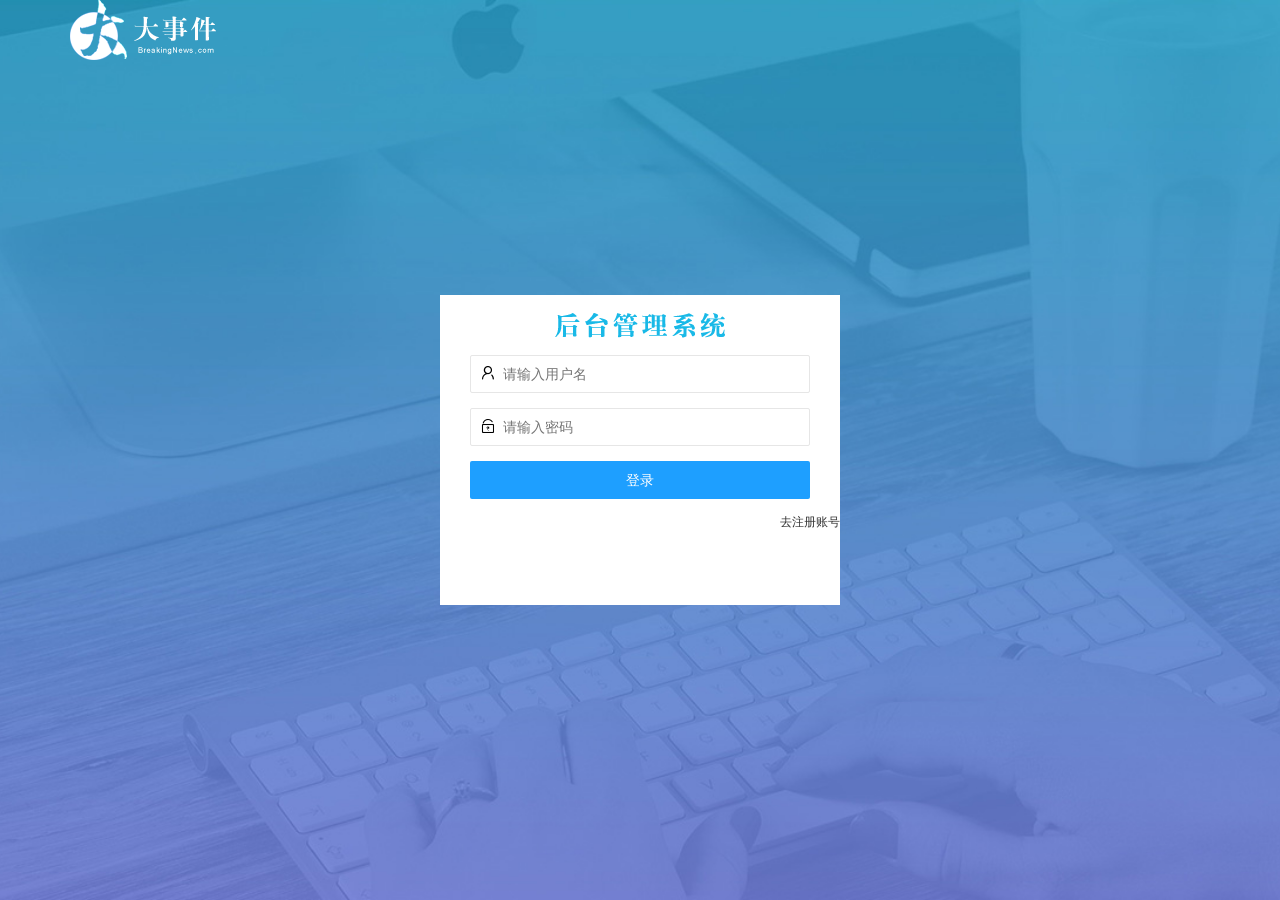
<file: login.html>
<!DOCTYPE html>
<html lang="en">

<head>
    <meta charset="UTF-8">
    <meta http-equiv="X-UA-Compatible" content="IE=edge">
    <meta name="viewport" content="width=device-width, initial-scale=1.0">
    <title> 大事件-登录/注册</title>
    <link rel="stylesheet" href="./assets/css/login.css">
    <link rel="stylesheet" href="./assets/lib/layui/css/layui.css">

</head>

<body>
    <!-- 头部logo区域 -->
    <div class=" layui-main ">
        <img src="./assets/images/logo.png" alt=" ">
    </div>
    <!-- 登录注册区域 -->
    <div class="loginAndRegBox">
        <div class="title-box"> </div>
        <!-- 登录 -->
        <div class="login-box">
            <!-- 登录的表单 -->
            <form class="layui-form" action="" id="form_login">
                <!-- 用户名 -->
                <div class="layui-form-item">
                    <i class="layui-icon layui-icon-username"></i>
                    <input type="text " name="username" required lay-verify="required " placeholder="请输入用户名 " autocomplete="off " class="layui-input " />
                </div>
                <!--密码  -->
                <div class="layui-form-item">
                    <i class="layui-icon layui-icon-password"></i>
                    <input type="password" name="password" required lay-verify="required|pwd" placeholder="请输入密码 " autocomplete="off " class="layui-input " />
                </div>
                <!-- 登录按钮 -->
                <div class="layui-form-item">
                    <button class="layui-btn layui-btn-fluid layui-btn-normal" lay-submit>登录</button>
                </div>
            </form>
            <div class="layui-form-item links">
                <a href=" javescript:; " id="link_reg">去注册账号</a>
            </div>
        </div>
        <!-- 注册 -->
        <div class="reg-box">
            <form class="layui-form" id="form_reg">
                <!-- 用户名 -->
                <div class="layui-form-item">
                    <i class="layui-icon layui-icon-username"></i>
                    <input type="text " name="username" required lay-verify="required " placeholder="请输入用户名 " autocomplete="off " class="layui-input " />
                </div>
                <!--密码  -->
                <div class="layui-form-item">
                    <i class="layui-icon layui-icon-password"></i>
                    <input type="password" name="password" required lay-verify="required|pwd" placeholder="请输入密码 " autocomplete="off " class="layui-input " />
                </div>
                <!-- 确认密码 -->
                <div class="layui-form-item">
                    <i class="layui-icon layui-icon-password"></i>
                    <input type="password" name="repassword" required lay-verify="required|pwd|repwd" placeholder="再次确认密码 " autocomplete="off " class="layui-input " />
                </div>
                <!-- 登录按钮 -->
                <div class="layui-form-item">
                    <button class="layui-btn layui-btn-fluid layui-btn-normal" lay-submit>注册</button>
                </div>
            </form>
            <div class="layui-form-item links">
                <a href=" javescript:;" id="link_login">去登录</a>
            </div>
        </div>
    </div>
    <script src="./assets/lib/layui/layui.all.js"></script>
    <script src="./assets/lib/jquery.js "></script>
    <script src="./assets/js/baseAPI.js"></script>
    <script src="./assets/js/login.js"></script>
</body>

</html>
</file>
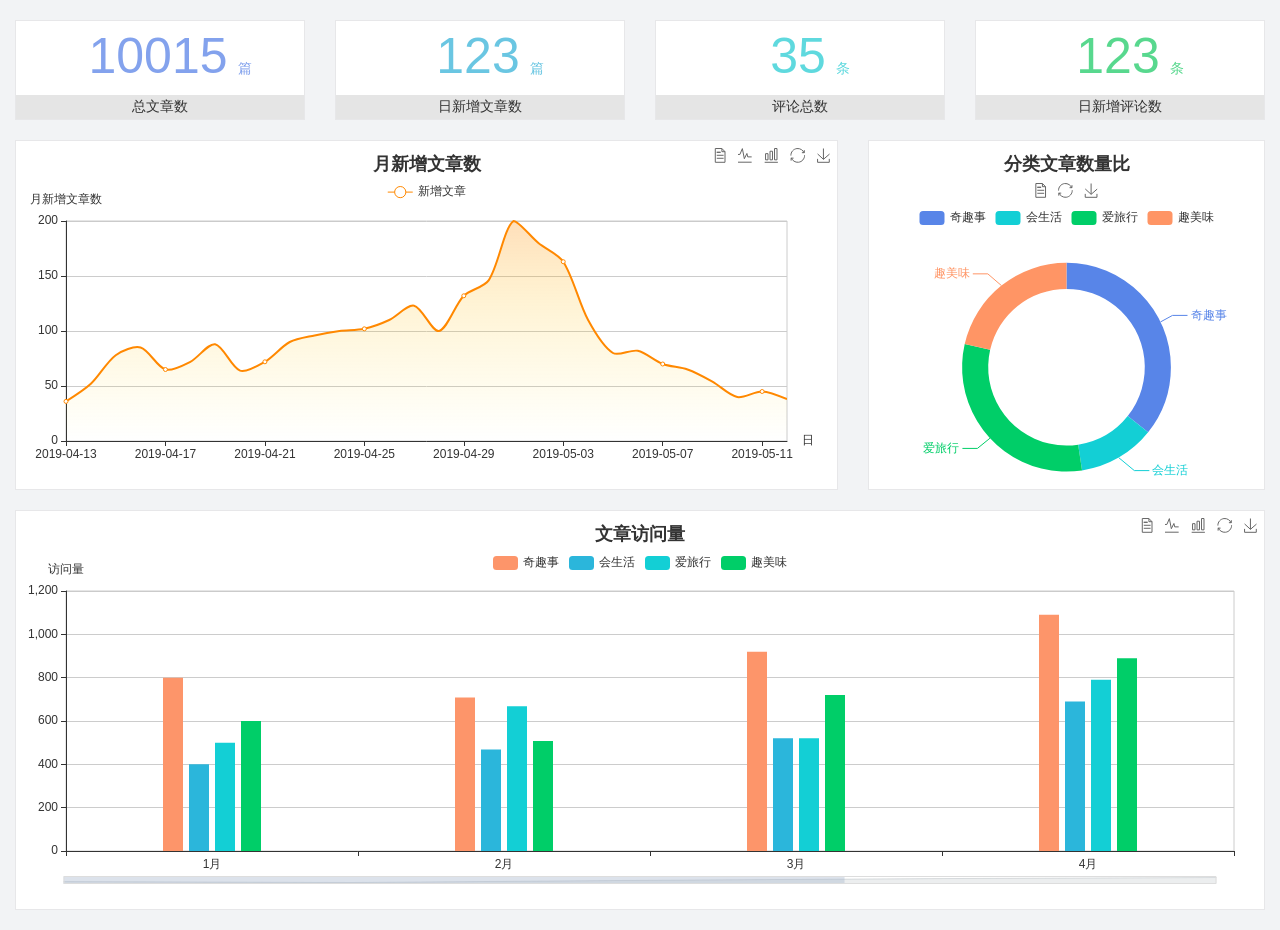
<file: home/dashboard.html>
<!DOCTYPE html>
<html lang="en">

<head>
    <meta charset="UTF-8">
    <meta name="viewport" content="width=device-width, initial-scale=1.0">
    <meta http-equiv="X-UA-Compatible" content="ie=edge">
    <title>图表统计</title>
    <link rel="stylesheet" href="../assets/lib/bootstrap.css" />
    <link rel="stylesheet" href="../assets/lib/main.css" />
    <script src="../assets/lib/jquery.js"></script>
    <script type="text/javascript" src="../assets/lib/echarts.min.js"></script>
</head>

<body>
    <div class="container-fluid">
        <div class="row spannel_list">
            <div class="col-sm-3 col-xs-6">
                <div class="spannel">
                    <em>10015</em><span>篇</span>
                    <b>总文章数</b>
                </div>
            </div>
            <div class="col-sm-3 col-xs-6">
                <div class="spannel scolor01">
                    <em>123</em><span>篇</span>
                    <b>日新增文章数</b>
                </div>
            </div>
            <div class="col-sm-3 col-xs-6">
                <div class="spannel scolor02">
                    <em>35</em><span>条</span>
                    <b>评论总数</b>
                </div>
            </div>
            <div class="col-sm-3 col-xs-6">
                <div class="spannel scolor03">
                    <em>123</em><span>条</span>
                    <b>日新增评论数</b>
                </div>
            </div>
        </div>
    </div>

    <div class="container-fluid">
        <div class="row curve-pie">
            <div class="col-lg-8 col-md-8">
                <div class="gragh_pannel" id="curve_show"></div>
            </div>
            <div class="col-lg-4 col-md-4">
                <div class="gragh_pannel" id="pie_show"></div>
            </div>
        </div>
    </div>

    <div class="container-fluid">
        <div class="column_pannel" id="column_show"></div>
    </div>

    <script>
        var oChart = echarts.init(document.getElementById('curve_show'));
        var aList_all = [{
            'count': 36,
            'date': '2019-04-13'
        }, {
            'count': 52,
            'date': '2019-04-14'
        }, {
            'count': 78,
            'date': '2019-04-15'
        }, {
            'count': 85,
            'date': '2019-04-16'
        }, {
            'count': 65,
            'date': '2019-04-17'
        }, {
            'count': 72,
            'date': '2019-04-18'
        }, {
            'count': 88,
            'date': '2019-04-19'
        }, {
            'count': 64,
            'date': '2019-04-20'
        }, {
            'count': 72,
            'date': '2019-04-21'
        }, {
            'count': 90,
            'date': '2019-04-22'
        }, {
            'count': 96,
            'date': '2019-04-23'
        }, {
            'count': 100,
            'date': '2019-04-24'
        }, {
            'count': 102,
            'date': '2019-04-25'
        }, {
            'count': 110,
            'date': '2019-04-26'
        }, {
            'count': 123,
            'date': '2019-04-27'
        }, {
            'count': 100,
            'date': '2019-04-28'
        }, {
            'count': 132,
            'date': '2019-04-29'
        }, {
            'count': 146,
            'date': '2019-04-30'
        }, {
            'count': 200,
            'date': '2019-05-01'
        }, {
            'count': 180,
            'date': '2019-05-02'
        }, {
            'count': 163,
            'date': '2019-05-03'
        }, {
            'count': 110,
            'date': '2019-05-04'
        }, {
            'count': 80,
            'date': '2019-05-05'
        }, {
            'count': 82,
            'date': '2019-05-06'
        }, {
            'count': 70,
            'date': '2019-05-07'
        }, {
            'count': 65,
            'date': '2019-05-08'
        }, {
            'count': 54,
            'date': '2019-05-09'
        }, {
            'count': 40,
            'date': '2019-05-10'
        }, {
            'count': 45,
            'date': '2019-05-11'
        }, {
            'count': 38,
            'date': '2019-05-12'
        }, ];

        let aCount = [];
        let aDate = [];

        for (var i = 0; i < aList_all.length; i++) {
            aCount.push(aList_all[i].count);
            aDate.push(aList_all[i].date);
        }

        var chartopt = {
            title: {
                text: '月新增文章数',
                left: 'center',
                top: '10'
            },
            tooltip: {
                trigger: 'axis'
            },
            legend: {
                data: ['新增文章'],
                top: '40'
            },
            toolbox: {
                show: true,
                feature: {
                    mark: {
                        show: true
                    },
                    dataView: {
                        show: true,
                        readOnly: false
                    },
                    magicType: {
                        show: true,
                        type: ['line', 'bar']
                    },
                    restore: {
                        show: true
                    },
                    saveAsImage: {
                        show: true
                    }
                }
            },
            calculable: true,
            xAxis: [{
                name: '日',
                type: 'category',
                boundaryGap: false,
                data: aDate
            }],
            yAxis: [{
                name: '月新增文章数',
                type: 'value'
            }],
            series: [{
                name: '新增文章',
                type: 'line',
                smooth: true,
                itemStyle: {
                    normal: {
                        areaStyle: {
                            type: 'default'
                        },
                        color: '#f80'
                    },
                    lineStyle: {
                        color: '#f80'
                    }
                },
                data: aCount
            }],
            areaStyle: {
                normal: {
                    color: new echarts.graphic.LinearGradient(0, 0, 0, 1, [{
                        offset: 0,
                        color: 'rgba(255,136,0,0.39)'
                    }, {
                        offset: .34,
                        color: 'rgba(255,180,0,0.25)'
                    }, {
                        offset: 1,
                        color: 'rgba(255,222,0,0.00)'
                    }])

                }
            },
            grid: {
                show: true,
                x: 50,
                x2: 50,
                y: 80,
                height: 220
            }
        };

        oChart.setOption(chartopt);


        var oPie = echarts.init(document.getElementById('pie_show'));
        var oPieopt = {
            title: {
                top: 10,
                text: '分类文章数量比',
                x: 'center'
            },
            tooltip: {
                trigger: 'item',
                formatter: "{a} <br/>{b} : {c} ({d}%)"
            },
            color: ['#5885e8', '#13cfd5', '#00ce68', '#ff9565'],
            legend: {
                x: 'center',
                top: 65,
                data: ['奇趣事', '会生活', '爱旅行', '趣美味']
            },
            toolbox: {
                show: true,
                x: 'center',
                top: 35,
                feature: {
                    mark: {
                        show: true
                    },
                    dataView: {
                        show: true,
                        readOnly: false
                    },
                    magicType: {
                        show: true,
                        type: ['pie', 'funnel'],
                        option: {
                            funnel: {
                                x: '25%',
                                width: '50%',
                                funnelAlign: 'left',
                                max: 1548
                            }
                        }
                    },
                    restore: {
                        show: true
                    },
                    saveAsImage: {
                        show: true
                    }
                }
            },
            calculable: true,
            series: [{
                name: '访问来源',
                type: 'pie',
                radius: ['45%', '60%'],
                center: ['50%', '65%'],
                data: [{
                    value: 300,
                    name: '奇趣事'
                }, {
                    value: 100,
                    name: '会生活'
                }, {
                    value: 260,
                    name: '爱旅行'
                }, {
                    value: 180,
                    name: '趣美味'
                }]
            }]
        };
        oPie.setOption(oPieopt);



        var oColumn = this.echarts.init(document.getElementById('column_show'));
        var oColumnopt = {
            title: {
                text: '文章访问量',
                left: 'center',
                top: '10'
            },
            tooltip: {
                trigger: 'axis'
            },
            legend: {
                data: ['奇趣事', '会生活', '爱旅行', '趣美味'],
                top: '40'
            },
            toolbox: {
                show: true,
                feature: {
                    mark: {
                        show: true
                    },
                    dataView: {
                        show: true,
                        readOnly: false
                    },
                    magicType: {
                        show: true,
                        type: ['line', 'bar']
                    },
                    restore: {
                        show: true
                    },
                    saveAsImage: {
                        show: true
                    }
                }
            },
            calculable: true,
            xAxis: [{
                type: 'category',
                data: ['1月', '2月', '3月', '4月', '5月']
            }],
            yAxis: [{
                name: '访问量',
                type: 'value'
            }],
            series: [{
                name: '奇趣事',
                type: 'bar',
                barWidth: 20,
                itemStyle: {
                    normal: {
                        areaStyle: {
                            type: 'default'
                        },
                        color: '#fd956a'
                    }
                },
                data: [800, 708, 920, 1090, 1200]
            }, {
                name: '会生活',
                type: 'bar',
                barWidth: 20,
                itemStyle: {
                    normal: {
                        areaStyle: {
                            type: 'default'
                        },
                        color: '#2bb6db'
                    }
                },
                data: [400, 468, 520, 690, 800]
            }, {
                name: '爱旅行',
                type: 'bar',
                barWidth: 20,
                itemStyle: {
                    normal: {
                        areaStyle: {
                            type: 'default'
                        },
                        color: '#13cfd5'
                    }
                },
                data: [500, 668, 520, 790, 900]
            }, {
                name: '趣美味',
                type: 'bar',
                barWidth: 20,
                itemStyle: {
                    normal: {
                        areaStyle: {
                            type: 'default'
                        },
                        color: '#00ce68'
                    }
                },
                data: [600, 508, 720, 890, 1000]
            }],
            grid: {
                show: true,
                x: 50,
                x2: 30,
                y: 80,
                height: 260
            },
            dataZoom: [ //给x轴设置滚动条
                {
                    start: 0, //默认为0
                    end: 100 - 1000 / 31, //默认为100
                    type: 'slider',
                    show: true,
                    xAxisIndex: [0],
                    handleSize: 0, //滑动条的 左右2个滑动条的大小
                    height: 8, //组件高度
                    left: 45, //左边的距离
                    right: 50, //右边的距离
                    bottom: 26, //右边的距离
                    handleColor: '#ddd', //h滑动图标的颜色
                    handleStyle: {
                        borderColor: "#cacaca",
                        borderWidth: "1",
                        shadowBlur: 2,
                        background: "#ddd",
                        shadowColor: "#ddd",
                    }
                }
            ]
        };
        oColumn.setOption(oColumnopt);
    </script>
</body>

</html>
</file>
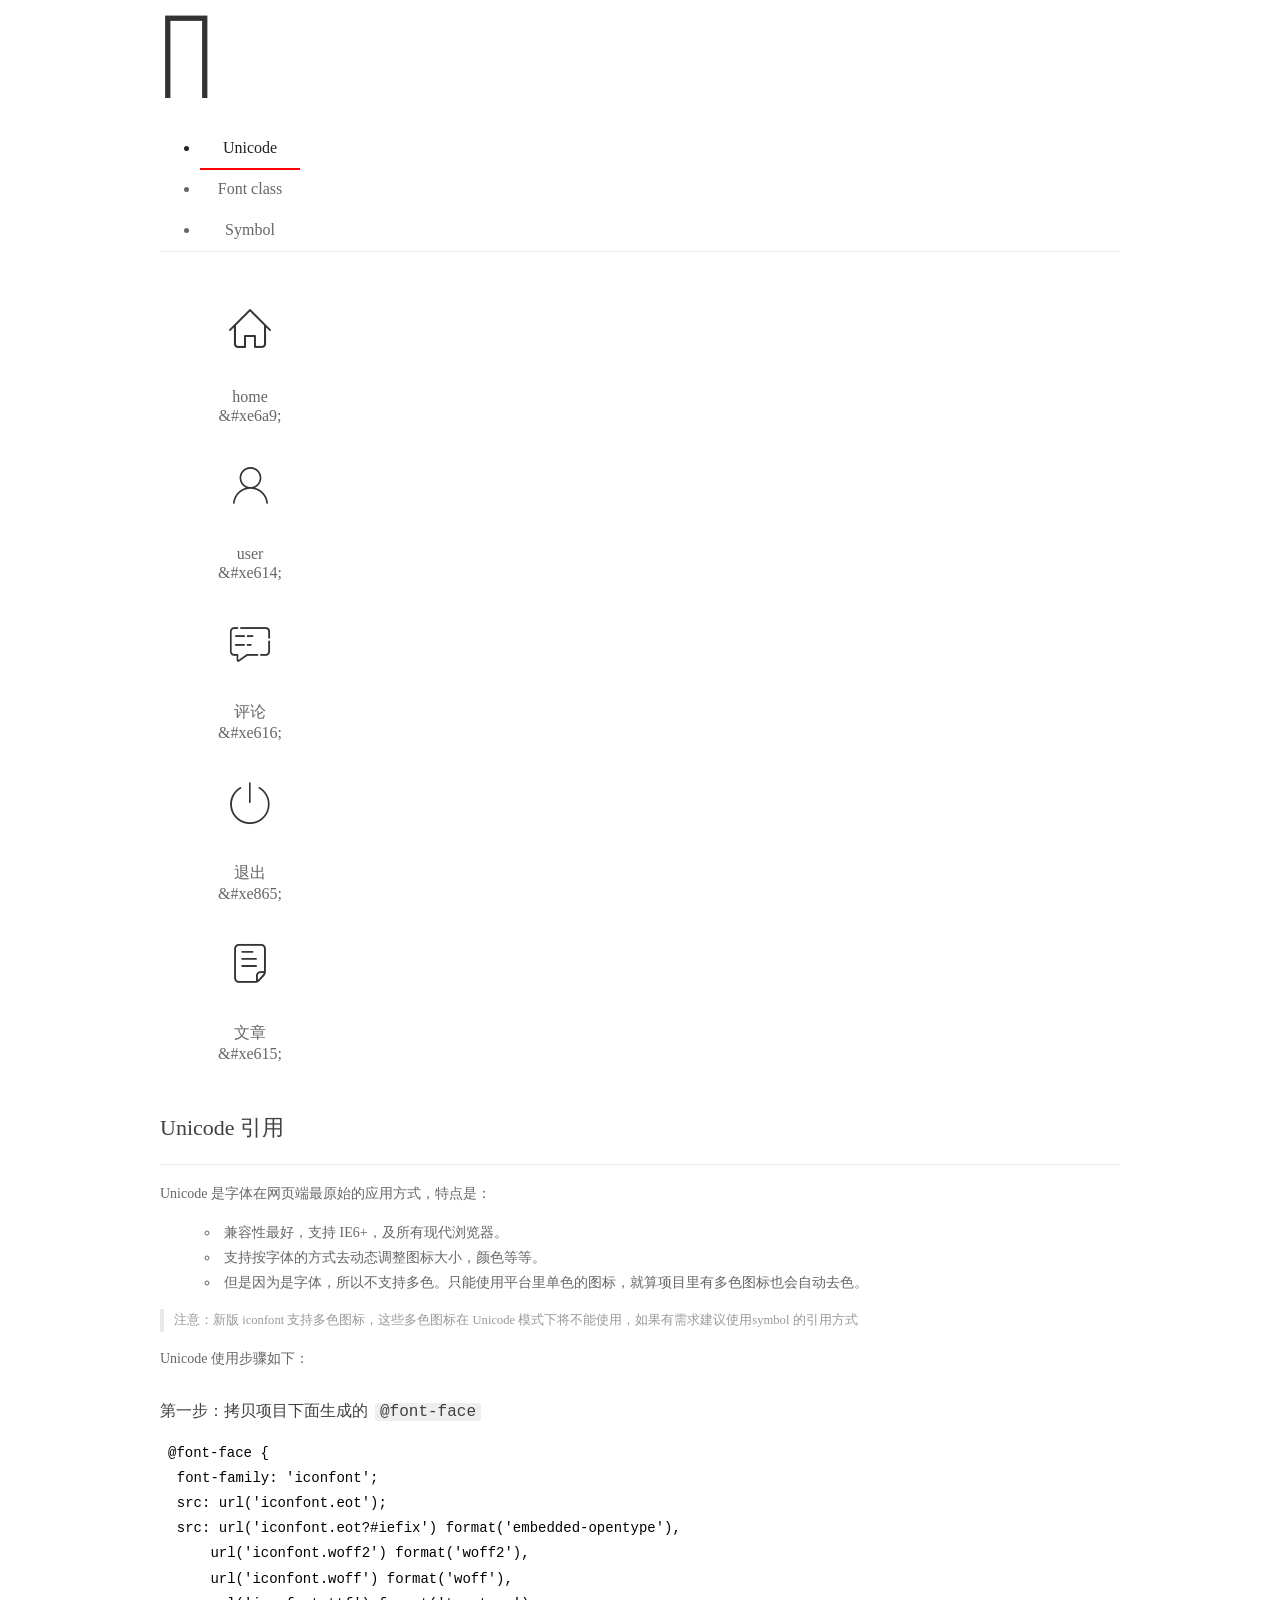
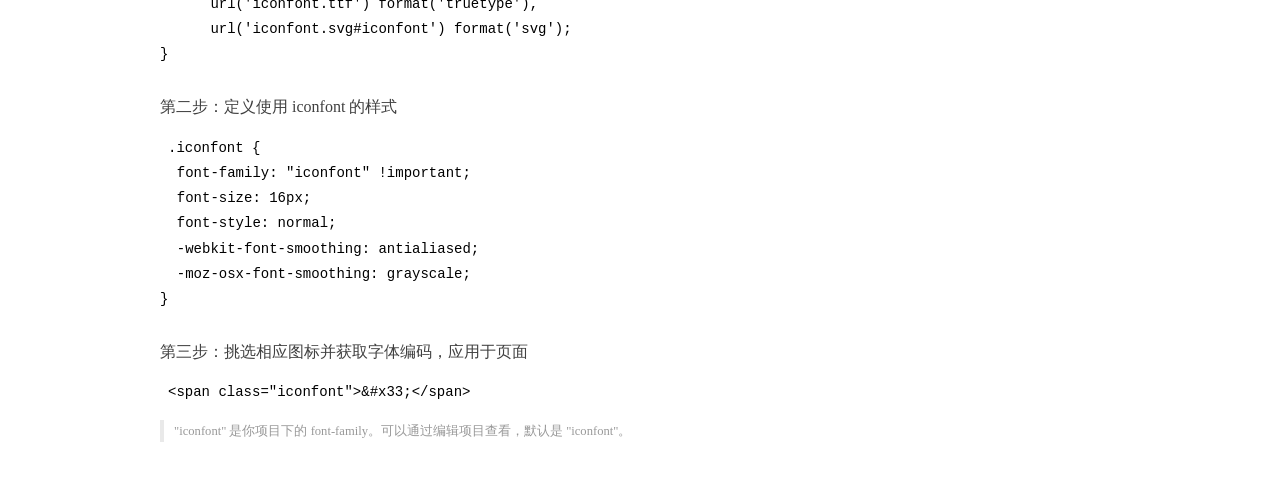
<file: assets/fonts/demo_index.html>
<!DOCTYPE html>
<html>
<head>
  <meta charset="utf-8"/>
  <title>IconFont Demo</title>
  <link rel="shortcut icon" href="https://gtms04.alicdn.com/tps/i4/TB1_oz6GVXXXXaFXpXXJDFnIXXX-64-64.ico" type="image/x-icon"/>
  <link rel="stylesheet" href="https://g.alicdn.com/thx/cube/1.3.2/cube.min.css">
  <link rel="stylesheet" href="demo.css">
  <link rel="stylesheet" href="iconfont.css">
  <script src="iconfont.js"></script>
  <!-- jQuery -->
  <script src="https://a1.alicdn.com/oss/uploads/2018/12/26/7bfddb60-08e8-11e9-9b04-53e73bb6408b.js"></script>
  <!-- 代码高亮 -->
  <script src="https://a1.alicdn.com/oss/uploads/2018/12/26/a3f714d0-08e6-11e9-8a15-ebf944d7534c.js"></script>
</head>
<body>
  <div class="main">
    <h1 class="logo"><a href="https://www.iconfont.cn/" title="iconfont 首页" target="_blank">&#xe86b;</a></h1>
    <div class="nav-tabs">
      <ul id="tabs" class="dib-box">
        <li class="dib active"><span>Unicode</span></li>
        <li class="dib"><span>Font class</span></li>
        <li class="dib"><span>Symbol</span></li>
      </ul>
      
    </div>
    <div class="tab-container">
      <div class="content unicode" style="display: block;">
          <ul class="icon_lists dib-box">
          
            <li class="dib">
              <span class="icon iconfont">&#xe6a9;</span>
                <div class="name">home</div>
                <div class="code-name">&amp;#xe6a9;</div>
              </li>
          
            <li class="dib">
              <span class="icon iconfont">&#xe614;</span>
                <div class="name">user</div>
                <div class="code-name">&amp;#xe614;</div>
              </li>
          
            <li class="dib">
              <span class="icon iconfont">&#xe616;</span>
                <div class="name">评论</div>
                <div class="code-name">&amp;#xe616;</div>
              </li>
          
            <li class="dib">
              <span class="icon iconfont">&#xe865;</span>
                <div class="name">退出</div>
                <div class="code-name">&amp;#xe865;</div>
              </li>
          
            <li class="dib">
              <span class="icon iconfont">&#xe615;</span>
                <div class="name">文章</div>
                <div class="code-name">&amp;#xe615;</div>
              </li>
          
          </ul>
          <div class="article markdown">
          <h2 id="unicode-">Unicode 引用</h2>
          <hr>

          <p>Unicode 是字体在网页端最原始的应用方式，特点是：</p>
          <ul>
            <li>兼容性最好，支持 IE6+，及所有现代浏览器。</li>
            <li>支持按字体的方式去动态调整图标大小，颜色等等。</li>
            <li>但是因为是字体，所以不支持多色。只能使用平台里单色的图标，就算项目里有多色图标也会自动去色。</li>
          </ul>
          <blockquote>
            <p>注意：新版 iconfont 支持多色图标，这些多色图标在 Unicode 模式下将不能使用，如果有需求建议使用symbol 的引用方式</p>
          </blockquote>
          <p>Unicode 使用步骤如下：</p>
          <h3 id="-font-face">第一步：拷贝项目下面生成的 <code>@font-face</code></h3>
<pre><code class="language-css"
>@font-face {
  font-family: 'iconfont';
  src: url('iconfont.eot');
  src: url('iconfont.eot?#iefix') format('embedded-opentype'),
      url('iconfont.woff2') format('woff2'),
      url('iconfont.woff') format('woff'),
      url('iconfont.ttf') format('truetype'),
      url('iconfont.svg#iconfont') format('svg');
}
</code></pre>
          <h3 id="-iconfont-">第二步：定义使用 iconfont 的样式</h3>
<pre><code class="language-css"
>.iconfont {
  font-family: "iconfont" !important;
  font-size: 16px;
  font-style: normal;
  -webkit-font-smoothing: antialiased;
  -moz-osx-font-smoothing: grayscale;
}
</code></pre>
          <h3 id="-">第三步：挑选相应图标并获取字体编码，应用于页面</h3>
<pre>
<code class="language-html"
>&lt;span class="iconfont"&gt;&amp;#x33;&lt;/span&gt;
</code></pre>
          <blockquote>
            <p>"iconfont" 是你项目下的 font-family。可以通过编辑项目查看，默认是 "iconfont"。</p>
          </blockquote>
          </div>
      </div>
      <div class="content font-class">
        <ul class="icon_lists dib-box">
          
          <li class="dib">
            <span class="icon iconfont icon-home"></span>
            <div class="name">
              home
            </div>
            <div class="code-name">.icon-home
            </div>
          </li>
          
          <li class="dib">
            <span class="icon iconfont icon-user"></span>
            <div class="name">
              user
            </div>
            <div class="code-name">.icon-user
            </div>
          </li>
          
          <li class="dib">
            <span class="icon iconfont icon-pinglun"></span>
            <div class="name">
              评论
            </div>
            <div class="code-name">.icon-pinglun
            </div>
          </li>
          
          <li class="dib">
            <span class="icon iconfont icon-tuichu"></span>
            <div class="name">
              退出
            </div>
            <div class="code-name">.icon-tuichu
            </div>
          </li>
          
          <li class="dib">
            <span class="icon iconfont icon-16"></span>
            <div class="name">
              文章
            </div>
            <div class="code-name">.icon-16
            </div>
          </li>
          
        </ul>
        <div class="article markdown">
        <h2 id="font-class-">font-class 引用</h2>
        <hr>

        <p>font-class 是 Unicode 使用方式的一种变种，主要是解决 Unicode 书写不直观，语意不明确的问题。</p>
        <p>与 Unicode 使用方式相比，具有如下特点：</p>
        <ul>
          <li>兼容性良好，支持 IE8+，及所有现代浏览器。</li>
          <li>相比于 Unicode 语意明确，书写更直观。可以很容易分辨这个 icon 是什么。</li>
          <li>因为使用 class 来定义图标，所以当要替换图标时，只需要修改 class 里面的 Unicode 引用。</li>
          <li>不过因为本质上还是使用的字体，所以多色图标还是不支持的。</li>
        </ul>
        <p>使用步骤如下：</p>
        <h3 id="-fontclass-">第一步：引入项目下面生成的 fontclass 代码：</h3>
<pre><code class="language-html">&lt;link rel="stylesheet" href="./iconfont.css"&gt;
</code></pre>
        <h3 id="-">第二步：挑选相应图标并获取类名，应用于页面：</h3>
<pre><code class="language-html">&lt;span class="iconfont icon-xxx"&gt;&lt;/span&gt;
</code></pre>
        <blockquote>
          <p>"
            iconfont" 是你项目下的 font-family。可以通过编辑项目查看，默认是 "iconfont"。</p>
        </blockquote>
      </div>
      </div>
      <div class="content symbol">
          <ul class="icon_lists dib-box">
          
            <li class="dib">
                <svg class="icon svg-icon" aria-hidden="true">
                  <use xlink:href="#icon-home"></use>
                </svg>
                <div class="name">home</div>
                <div class="code-name">#icon-home</div>
            </li>
          
            <li class="dib">
                <svg class="icon svg-icon" aria-hidden="true">
                  <use xlink:href="#icon-user"></use>
                </svg>
                <div class="name">user</div>
                <div class="code-name">#icon-user</div>
            </li>
          
            <li class="dib">
                <svg class="icon svg-icon" aria-hidden="true">
                  <use xlink:href="#icon-pinglun"></use>
                </svg>
                <div class="name">评论</div>
                <div class="code-name">#icon-pinglun</div>
            </li>
          
            <li class="dib">
                <svg class="icon svg-icon" aria-hidden="true">
                  <use xlink:href="#icon-tuichu"></use>
                </svg>
                <div class="name">退出</div>
                <div class="code-name">#icon-tuichu</div>
            </li>
          
            <li class="dib">
                <svg class="icon svg-icon" aria-hidden="true">
                  <use xlink:href="#icon-16"></use>
                </svg>
                <div class="name">文章</div>
                <div class="code-name">#icon-16</div>
            </li>
          
          </ul>
          <div class="article markdown">
          <h2 id="symbol-">Symbol 引用</h2>
          <hr>

          <p>这是一种全新的使用方式，应该说这才是未来的主流，也是平台目前推荐的用法。相关介绍可以参考这篇<a href="">文章</a>
            这种用法其实是做了一个 SVG 的集合，与另外两种相比具有如下特点：</p>
          <ul>
            <li>支持多色图标了，不再受单色限制。</li>
            <li>通过一些技巧，支持像字体那样，通过 <code>font-size</code>, <code>color</code> 来调整样式。</li>
            <li>兼容性较差，支持 IE9+，及现代浏览器。</li>
            <li>浏览器渲染 SVG 的性能一般，还不如 png。</li>
          </ul>
          <p>使用步骤如下：</p>
          <h3 id="-symbol-">第一步：引入项目下面生成的 symbol 代码：</h3>
<pre><code class="language-html">&lt;script src="./iconfont.js"&gt;&lt;/script&gt;
</code></pre>
          <h3 id="-css-">第二步：加入通用 CSS 代码（引入一次就行）：</h3>
<pre><code class="language-html">&lt;style&gt;
.icon {
  width: 1em;
  height: 1em;
  vertical-align: -0.15em;
  fill: currentColor;
  overflow: hidden;
}
&lt;/style&gt;
</code></pre>
          <h3 id="-">第三步：挑选相应图标并获取类名，应用于页面：</h3>
<pre><code class="language-html">&lt;svg class="icon" aria-hidden="true"&gt;
  &lt;use xlink:href="#icon-xxx"&gt;&lt;/use&gt;
&lt;/svg&gt;
</code></pre>
          </div>
      </div>

    </div>
  </div>
  <script>
  $(document).ready(function () {
      $('.tab-container .content:first').show()

      $('#tabs li').click(function (e) {
        var tabContent = $('.tab-container .content')
        var index = $(this).index()

        if ($(this).hasClass('active')) {
          return
        } else {
          $('#tabs li').removeClass('active')
          $(this).addClass('active')

          tabContent.hide().eq(index).fadeIn()
        }
      })
    })
  </script>
</body>
</html>
</file>
<file: assets/css/login.css>
html,
body {
    margin: 0;
    padding: 0;
    height: 100%;
    width: 100%;
    background: url('../images/login_bg.jpg') no-repeat center;
    background-size: cover;
}

.loginAndRegBox {
    width: 400px;
    height: 310px;
    background-color: #fff;
    position: absolute;
    left: 50%;
    top: 50%;
    transform: translate(-50%, -50%);
}

.title-box {
    height: 60px;
    background: url('../images/login_title.png') no-repeat center;
}

.reg-box {
    display: none;
}

.layui-form {
    padding: 0 30px;
}

.links {
    display: flex;
    justify-content: flex-end;
}

.links a {
    font-size: 12px;
}

.layui-form-item {
    position: relative;
}

.layui-icon {
    position: absolute;
    left: 10px;
    top: 10px;
}

.layui-input {
    padding-left: 32px !important;
}
</file>
<file: assets/lib/layui/css/layui.css>
/** layui-v2.5.5 MIT License By https://www.layui.com */
 .layui-inline,img{display:inline-block;vertical-align:middle}h1,h2,h3,h4,h5,h6{font-weight:400}.layui-edge,.layui-header,.layui-inline,.layui-main{position:relative}.layui-body,.layui-edge,.layui-elip{overflow:hidden}.layui-btn,.layui-edge,.layui-inline,img{vertical-align:middle}.layui-btn,.layui-disabled,.layui-icon,.layui-unselect{-moz-user-select:none;-webkit-user-select:none;-ms-user-select:none}.layui-elip,.layui-form-checkbox span,.layui-form-pane .layui-form-label{text-overflow:ellipsis;white-space:nowrap}.layui-breadcrumb,.layui-tree-btnGroup{visibility:hidden}blockquote,body,button,dd,div,dl,dt,form,h1,h2,h3,h4,h5,h6,input,li,ol,p,pre,td,textarea,th,ul{margin:0;padding:0;-webkit-tap-highlight-color:rgba(0,0,0,0)}a:active,a:hover{outline:0}img{border:none}li{list-style:none}table{border-collapse:collapse;border-spacing:0}h4,h5,h6{font-size:100%}button,input,optgroup,option,select,textarea{font-family:inherit;font-size:inherit;font-style:inherit;font-weight:inherit;outline:0}pre{white-space:pre-wrap;white-space:-moz-pre-wrap;white-space:-pre-wrap;white-space:-o-pre-wrap;word-wrap:break-word}body{line-height:24px;font:14px Helvetica Neue,Helvetica,PingFang SC,Tahoma,Arial,sans-serif}hr{height:1px;margin:10px 0;border:0;clear:both}a{color:#333;text-decoration:none}a:hover{color:#777}a cite{font-style:normal;*cursor:pointer}.layui-border-box,.layui-border-box *{box-sizing:border-box}.layui-box,.layui-box *{box-sizing:content-box}.layui-clear{clear:both;*zoom:1}.layui-clear:after{content:'\20';clear:both;*zoom:1;display:block;height:0}.layui-inline{*display:inline;*zoom:1}.layui-edge{display:inline-block;width:0;height:0;border-width:6px;border-style:dashed;border-color:transparent}.layui-edge-top{top:-4px;border-bottom-color:#999;border-bottom-style:solid}.layui-edge-right{border-left-color:#999;border-left-style:solid}.layui-edge-bottom{top:2px;border-top-color:#999;border-top-style:solid}.layui-edge-left{border-right-color:#999;border-right-style:solid}.layui-disabled,.layui-disabled:hover{color:#d2d2d2!important;cursor:not-allowed!important}.layui-circle{border-radius:100%}.layui-show{display:block!important}.layui-hide{display:none!important}@font-face{font-family:layui-icon;src:url(../font/iconfont.eot?v=250);src:url(../font/iconfont.eot?v=250#iefix) format('embedded-opentype'),url(../font/iconfont.woff2?v=250) format('woff2'),url(../font/iconfont.woff?v=250) format('woff'),url(../font/iconfont.ttf?v=250) format('truetype'),url(../font/iconfont.svg?v=250#layui-icon) format('svg')}.layui-icon{font-family:layui-icon!important;font-size:16px;font-style:normal;-webkit-font-smoothing:antialiased;-moz-osx-font-smoothing:grayscale}.layui-icon-reply-fill:before{content:"\e611"}.layui-icon-set-fill:before{content:"\e614"}.layui-icon-menu-fill:before{content:"\e60f"}.layui-icon-search:before{content:"\e615"}.layui-icon-share:before{content:"\e641"}.layui-icon-set-sm:before{content:"\e620"}.layui-icon-engine:before{content:"\e628"}.layui-icon-close:before{content:"\1006"}.layui-icon-close-fill:before{content:"\1007"}.layui-icon-chart-screen:before{content:"\e629"}.layui-icon-star:before{content:"\e600"}.layui-icon-circle-dot:before{content:"\e617"}.layui-icon-chat:before{content:"\e606"}.layui-icon-release:before{content:"\e609"}.layui-icon-list:before{content:"\e60a"}.layui-icon-chart:before{content:"\e62c"}.layui-icon-ok-circle:before{content:"\1005"}.layui-icon-layim-theme:before{content:"\e61b"}.layui-icon-table:before{content:"\e62d"}.layui-icon-right:before{content:"\e602"}.layui-icon-left:before{content:"\e603"}.layui-icon-cart-simple:before{content:"\e698"}.layui-icon-face-cry:before{content:"\e69c"}.layui-icon-face-smile:before{content:"\e6af"}.layui-icon-survey:before{content:"\e6b2"}.layui-icon-tree:before{content:"\e62e"}.layui-icon-upload-circle:before{content:"\e62f"}.layui-icon-add-circle:before{content:"\e61f"}.layui-icon-download-circle:before{content:"\e601"}.layui-icon-templeate-1:before{content:"\e630"}.layui-icon-util:before{content:"\e631"}.layui-icon-face-surprised:before{content:"\e664"}.layui-icon-edit:before{content:"\e642"}.layui-icon-speaker:before{content:"\e645"}.layui-icon-down:before{content:"\e61a"}.layui-icon-file:before{content:"\e621"}.layui-icon-layouts:before{content:"\e632"}.layui-icon-rate-half:before{content:"\e6c9"}.layui-icon-add-circle-fine:before{content:"\e608"}.layui-icon-prev-circle:before{content:"\e633"}.layui-icon-read:before{content:"\e705"}.layui-icon-404:before{content:"\e61c"}.layui-icon-carousel:before{content:"\e634"}.layui-icon-help:before{content:"\e607"}.layui-icon-code-circle:before{content:"\e635"}.layui-icon-water:before{content:"\e636"}.layui-icon-username:before{content:"\e66f"}.layui-icon-find-fill:before{content:"\e670"}.layui-icon-about:before{content:"\e60b"}.layui-icon-location:before{content:"\e715"}.layui-icon-up:before{content:"\e619"}.layui-icon-pause:before{content:"\e651"}.layui-icon-date:before{content:"\e637"}.layui-icon-layim-uploadfile:before{content:"\e61d"}.layui-icon-delete:before{content:"\e640"}.layui-icon-play:before{content:"\e652"}.layui-icon-top:before{content:"\e604"}.layui-icon-friends:before{content:"\e612"}.layui-icon-refresh-3:before{content:"\e9aa"}.layui-icon-ok:before{content:"\e605"}.layui-icon-layer:before{content:"\e638"}.layui-icon-face-smile-fine:before{content:"\e60c"}.layui-icon-dollar:before{content:"\e659"}.layui-icon-group:before{content:"\e613"}.layui-icon-layim-download:before{content:"\e61e"}.layui-icon-picture-fine:before{content:"\e60d"}.layui-icon-link:before{content:"\e64c"}.layui-icon-diamond:before{content:"\e735"}.layui-icon-log:before{content:"\e60e"}.layui-icon-rate-solid:before{content:"\e67a"}.layui-icon-fonts-del:before{content:"\e64f"}.layui-icon-unlink:before{content:"\e64d"}.layui-icon-fonts-clear:before{content:"\e639"}.layui-icon-triangle-r:before{content:"\e623"}.layui-icon-circle:before{content:"\e63f"}.layui-icon-radio:before{content:"\e643"}.layui-icon-align-center:before{content:"\e647"}.layui-icon-align-right:before{content:"\e648"}.layui-icon-align-left:before{content:"\e649"}.layui-icon-loading-1:before{content:"\e63e"}.layui-icon-return:before{content:"\e65c"}.layui-icon-fonts-strong:before{content:"\e62b"}.layui-icon-upload:before{content:"\e67c"}.layui-icon-dialogue:before{content:"\e63a"}.layui-icon-video:before{content:"\e6ed"}.layui-icon-headset:before{content:"\e6fc"}.layui-icon-cellphone-fine:before{content:"\e63b"}.layui-icon-add-1:before{content:"\e654"}.layui-icon-face-smile-b:before{content:"\e650"}.layui-icon-fonts-html:before{content:"\e64b"}.layui-icon-form:before{content:"\e63c"}.layui-icon-cart:before{content:"\e657"}.layui-icon-camera-fill:before{content:"\e65d"}.layui-icon-tabs:before{content:"\e62a"}.layui-icon-fonts-code:before{content:"\e64e"}.layui-icon-fire:before{content:"\e756"}.layui-icon-set:before{content:"\e716"}.layui-icon-fonts-u:before{content:"\e646"}.layui-icon-triangle-d:before{content:"\e625"}.layui-icon-tips:before{content:"\e702"}.layui-icon-picture:before{content:"\e64a"}.layui-icon-more-vertical:before{content:"\e671"}.layui-icon-flag:before{content:"\e66c"}.layui-icon-loading:before{content:"\e63d"}.layui-icon-fonts-i:before{content:"\e644"}.layui-icon-refresh-1:before{content:"\e666"}.layui-icon-rmb:before{content:"\e65e"}.layui-icon-home:before{content:"\e68e"}.layui-icon-user:before{content:"\e770"}.layui-icon-notice:before{content:"\e667"}.layui-icon-login-weibo:before{content:"\e675"}.layui-icon-voice:before{content:"\e688"}.layui-icon-upload-drag:before{content:"\e681"}.layui-icon-login-qq:before{content:"\e676"}.layui-icon-snowflake:before{content:"\e6b1"}.layui-icon-file-b:before{content:"\e655"}.layui-icon-template:before{content:"\e663"}.layui-icon-auz:before{content:"\e672"}.layui-icon-console:before{content:"\e665"}.layui-icon-app:before{content:"\e653"}.layui-icon-prev:before{content:"\e65a"}.layui-icon-website:before{content:"\e7ae"}.layui-icon-next:before{content:"\e65b"}.layui-icon-component:before{content:"\e857"}.layui-icon-more:before{content:"\e65f"}.layui-icon-login-wechat:before{content:"\e677"}.layui-icon-shrink-right:before{content:"\e668"}.layui-icon-spread-left:before{content:"\e66b"}.layui-icon-camera:before{content:"\e660"}.layui-icon-note:before{content:"\e66e"}.layui-icon-refresh:before{content:"\e669"}.layui-icon-female:before{content:"\e661"}.layui-icon-male:before{content:"\e662"}.layui-icon-password:before{content:"\e673"}.layui-icon-senior:before{content:"\e674"}.layui-icon-theme:before{content:"\e66a"}.layui-icon-tread:before{content:"\e6c5"}.layui-icon-praise:before{content:"\e6c6"}.layui-icon-star-fill:before{content:"\e658"}.layui-icon-rate:before{content:"\e67b"}.layui-icon-template-1:before{content:"\e656"}.layui-icon-vercode:before{content:"\e679"}.layui-icon-cellphone:before{content:"\e678"}.layui-icon-screen-full:before{content:"\e622"}.layui-icon-screen-restore:before{content:"\e758"}.layui-icon-cols:before{content:"\e610"}.layui-icon-export:before{content:"\e67d"}.layui-icon-print:before{content:"\e66d"}.layui-icon-slider:before{content:"\e714"}.layui-icon-addition:before{content:"\e624"}.layui-icon-subtraction:before{content:"\e67e"}.layui-icon-service:before{content:"\e626"}.layui-icon-transfer:before{content:"\e691"}.layui-main{width:1140px;margin:0 auto}.layui-header{z-index:1000;height:60px}.layui-header a:hover{transition:all .5s;-webkit-transition:all .5s}.layui-side{position:fixed;left:0;top:0;bottom:0;z-index:999;width:200px;overflow-x:hidden}.layui-side-scroll{position:relative;width:220px;height:100%;overflow-x:hidden}.layui-body{position:absolute;left:200px;right:0;top:0;bottom:0;z-index:998;width:auto;overflow-y:auto;box-sizing:border-box}.layui-layout-body{overflow:hidden}.layui-layout-admin .layui-header{background-color:#23262E}.layui-layout-admin .layui-side{top:60px;width:200px;overflow-x:hidden}.layui-layout-admin .layui-body{position:fixed;top:60px;bottom:44px}.layui-layout-admin .layui-main{width:auto;margin:0 15px}.layui-layout-admin .layui-footer{position:fixed;left:200px;right:0;bottom:0;height:44px;line-height:44px;padding:0 15px;background-color:#eee}.layui-layout-admin .layui-logo{position:absolute;left:0;top:0;width:200px;height:100%;line-height:60px;text-align:center;color:#009688;font-size:16px}.layui-layout-admin .layui-header .layui-nav{background:0 0}.layui-layout-left{position:absolute!important;left:200px;top:0}.layui-layout-right{position:absolute!important;right:0;top:0}.layui-container{position:relative;margin:0 auto;padding:0 15px;box-sizing:border-box}.layui-fluid{position:relative;margin:0 auto;padding:0 15px}.layui-row:after,.layui-row:before{content:'';display:block;clear:both}.layui-col-lg1,.layui-col-lg10,.layui-col-lg11,.layui-col-lg12,.layui-col-lg2,.layui-col-lg3,.layui-col-lg4,.layui-col-lg5,.layui-col-lg6,.layui-col-lg7,.layui-col-lg8,.layui-col-lg9,.layui-col-md1,.layui-col-md10,.layui-col-md11,.layui-col-md12,.layui-col-md2,.layui-col-md3,.layui-col-md4,.layui-col-md5,.layui-col-md6,.layui-col-md7,.layui-col-md8,.layui-col-md9,.layui-col-sm1,.layui-col-sm10,.layui-col-sm11,.layui-col-sm12,.layui-col-sm2,.layui-col-sm3,.layui-col-sm4,.layui-col-sm5,.layui-col-sm6,.layui-col-sm7,.layui-col-sm8,.layui-col-sm9,.layui-col-xs1,.layui-col-xs10,.layui-col-xs11,.layui-col-xs12,.layui-col-xs2,.layui-col-xs3,.layui-col-xs4,.layui-col-xs5,.layui-col-xs6,.layui-col-xs7,.layui-col-xs8,.layui-col-xs9{position:relative;display:block;box-sizing:border-box}.layui-col-xs1,.layui-col-xs10,.layui-col-xs11,.layui-col-xs12,.layui-col-xs2,.layui-col-xs3,.layui-col-xs4,.layui-col-xs5,.layui-col-xs6,.layui-col-xs7,.layui-col-xs8,.layui-col-xs9{float:left}.layui-col-xs1{width:8.33333333%}.layui-col-xs2{width:16.66666667%}.layui-col-xs3{width:25%}.layui-col-xs4{width:33.33333333%}.layui-col-xs5{width:41.66666667%}.layui-col-xs6{width:50%}.layui-col-xs7{width:58.33333333%}.layui-col-xs8{width:66.66666667%}.layui-col-xs9{width:75%}.layui-col-xs10{width:83.33333333%}.layui-col-xs11{width:91.66666667%}.layui-col-xs12{width:100%}.layui-col-xs-offset1{margin-left:8.33333333%}.layui-col-xs-offset2{margin-left:16.66666667%}.layui-col-xs-offset3{margin-left:25%}.layui-col-xs-offset4{margin-left:33.33333333%}.layui-col-xs-offset5{margin-left:41.66666667%}.layui-col-xs-offset6{margin-left:50%}.layui-col-xs-offset7{margin-left:58.33333333%}.layui-col-xs-offset8{margin-left:66.66666667%}.layui-col-xs-offset9{margin-left:75%}.layui-col-xs-offset10{margin-left:83.33333333%}.layui-col-xs-offset11{margin-left:91.66666667%}.layui-col-xs-offset12{margin-left:100%}@media screen and (max-width:768px){.layui-hide-xs{display:none!important}.layui-show-xs-block{display:block!important}.layui-show-xs-inline{display:inline!important}.layui-show-xs-inline-block{display:inline-block!important}}@media screen and (min-width:768px){.layui-container{width:750px}.layui-hide-sm{display:none!important}.layui-show-sm-block{display:block!important}.layui-show-sm-inline{display:inline!important}.layui-show-sm-inline-block{display:inline-block!important}.layui-col-sm1,.layui-col-sm10,.layui-col-sm11,.layui-col-sm12,.layui-col-sm2,.layui-col-sm3,.layui-col-sm4,.layui-col-sm5,.layui-col-sm6,.layui-col-sm7,.layui-col-sm8,.layui-col-sm9{float:left}.layui-col-sm1{width:8.33333333%}.layui-col-sm2{width:16.66666667%}.layui-col-sm3{width:25%}.layui-col-sm4{width:33.33333333%}.layui-col-sm5{width:41.66666667%}.layui-col-sm6{width:50%}.layui-col-sm7{width:58.33333333%}.layui-col-sm8{width:66.66666667%}.layui-col-sm9{width:75%}.layui-col-sm10{width:83.33333333%}.layui-col-sm11{width:91.66666667%}.layui-col-sm12{width:100%}.layui-col-sm-offset1{margin-left:8.33333333%}.layui-col-sm-offset2{margin-left:16.66666667%}.layui-col-sm-offset3{margin-left:25%}.layui-col-sm-offset4{margin-left:33.33333333%}.layui-col-sm-offset5{margin-left:41.66666667%}.layui-col-sm-offset6{margin-left:50%}.layui-col-sm-offset7{margin-left:58.33333333%}.layui-col-sm-offset8{margin-left:66.66666667%}.layui-col-sm-offset9{margin-left:75%}.layui-col-sm-offset10{margin-left:83.33333333%}.layui-col-sm-offset11{margin-left:91.66666667%}.layui-col-sm-offset12{margin-left:100%}}@media screen and (min-width:992px){.layui-container{width:970px}.layui-hide-md{display:none!important}.layui-show-md-block{display:block!important}.layui-show-md-inline{display:inline!important}.layui-show-md-inline-block{display:inline-block!important}.layui-col-md1,.layui-col-md10,.layui-col-md11,.layui-col-md12,.layui-col-md2,.layui-col-md3,.layui-col-md4,.layui-col-md5,.layui-col-md6,.layui-col-md7,.layui-col-md8,.layui-col-md9{float:left}.layui-col-md1{width:8.33333333%}.layui-col-md2{width:16.66666667%}.layui-col-md3{width:25%}.layui-col-md4{width:33.33333333%}.layui-col-md5{width:41.66666667%}.layui-col-md6{width:50%}.layui-col-md7{width:58.33333333%}.layui-col-md8{width:66.66666667%}.layui-col-md9{width:75%}.layui-col-md10{width:83.33333333%}.layui-col-md11{width:91.66666667%}.layui-col-md12{width:100%}.layui-col-md-offset1{margin-left:8.33333333%}.layui-col-md-offset2{margin-left:16.66666667%}.layui-col-md-offset3{margin-left:25%}.layui-col-md-offset4{margin-left:33.33333333%}.layui-col-md-offset5{margin-left:41.66666667%}.layui-col-md-offset6{margin-left:50%}.layui-col-md-offset7{margin-left:58.33333333%}.layui-col-md-offset8{margin-left:66.66666667%}.layui-col-md-offset9{margin-left:75%}.layui-col-md-offset10{margin-left:83.33333333%}.layui-col-md-offset11{margin-left:91.66666667%}.layui-col-md-offset12{margin-left:100%}}@media screen and (min-width:1200px){.layui-container{width:1170px}.layui-hide-lg{display:none!important}.layui-show-lg-block{display:block!important}.layui-show-lg-inline{display:inline!important}.layui-show-lg-inline-block{display:inline-block!important}.layui-col-lg1,.layui-col-lg10,.layui-col-lg11,.layui-col-lg12,.layui-col-lg2,.layui-col-lg3,.layui-col-lg4,.layui-col-lg5,.layui-col-lg6,.layui-col-lg7,.layui-col-lg8,.layui-col-lg9{float:left}.layui-col-lg1{width:8.33333333%}.layui-col-lg2{width:16.66666667%}.layui-col-lg3{width:25%}.layui-col-lg4{width:33.33333333%}.layui-col-lg5{width:41.66666667%}.layui-col-lg6{width:50%}.layui-col-lg7{width:58.33333333%}.layui-col-lg8{width:66.66666667%}.layui-col-lg9{width:75%}.layui-col-lg10{width:83.33333333%}.layui-col-lg11{width:91.66666667%}.layui-col-lg12{width:100%}.layui-col-lg-offset1{margin-left:8.33333333%}.layui-col-lg-offset2{margin-left:16.66666667%}.layui-col-lg-offset3{margin-left:25%}.layui-col-lg-offset4{margin-left:33.33333333%}.layui-col-lg-offset5{margin-left:41.66666667%}.layui-col-lg-offset6{margin-left:50%}.layui-col-lg-offset7{margin-left:58.33333333%}.layui-col-lg-offset8{margin-left:66.66666667%}.layui-col-lg-offset9{margin-left:75%}.layui-col-lg-offset10{margin-left:83.33333333%}.layui-col-lg-offset11{margin-left:91.66666667%}.layui-col-lg-offset12{margin-left:100%}}.layui-col-space1{margin:-.5px}.layui-col-space1>*{padding:.5px}.layui-col-space3{margin:-1.5px}.layui-col-space3>*{padding:1.5px}.layui-col-space5{margin:-2.5px}.layui-col-space5>*{padding:2.5px}.layui-col-space8{margin:-3.5px}.layui-col-space8>*{padding:3.5px}.layui-col-space10{margin:-5px}.layui-col-space10>*{padding:5px}.layui-col-space12{margin:-6px}.layui-col-space12>*{padding:6px}.layui-col-space15{margin:-7.5px}.layui-col-space15>*{padding:7.5px}.layui-col-space18{margin:-9px}.layui-col-space18>*{padding:9px}.layui-col-space20{margin:-10px}.layui-col-space20>*{padding:10px}.layui-col-space22{margin:-11px}.layui-col-space22>*{padding:11px}.layui-col-space25{margin:-12.5px}.layui-col-space25>*{padding:12.5px}.layui-col-space30{margin:-15px}.layui-col-space30>*{padding:15px}.layui-btn,.layui-input,.layui-select,.layui-textarea,.layui-upload-button{outline:0;-webkit-appearance:none;transition:all .3s;-webkit-transition:all .3s;box-sizing:border-box}.layui-elem-quote{margin-bottom:10px;padding:15px;line-height:22px;border-left:5px solid #009688;border-radius:0 2px 2px 0;background-color:#f2f2f2}.layui-quote-nm{border-style:solid;border-width:1px 1px 1px 5px;background:0 0}.layui-elem-field{margin-bottom:10px;padding:0;border-width:1px;border-style:solid}.layui-elem-field legend{margin-left:20px;padding:0 10px;font-size:20px;font-weight:300}.layui-field-title{margin:10px 0 20px;border-width:1px 0 0}.layui-field-box{padding:10px 15px}.layui-field-title .layui-field-box{padding:10px 0}.layui-progress{position:relative;height:6px;border-radius:20px;background-color:#e2e2e2}.layui-progress-bar{position:absolute;left:0;top:0;width:0;max-width:100%;height:6px;border-radius:20px;text-align:right;background-color:#5FB878;transition:all .3s;-webkit-transition:all .3s}.layui-progress-big,.layui-progress-big .layui-progress-bar{height:18px;line-height:18px}.layui-progress-text{position:relative;top:-20px;line-height:18px;font-size:12px;color:#666}.layui-progress-big .layui-progress-text{position:static;padding:0 10px;color:#fff}.layui-collapse{border-width:1px;border-style:solid;border-radius:2px}.layui-colla-content,.layui-colla-item{border-top-width:1px;border-top-style:solid}.layui-colla-item:first-child{border-top:none}.layui-colla-title{position:relative;height:42px;line-height:42px;padding:0 15px 0 35px;color:#333;background-color:#f2f2f2;cursor:pointer;font-size:14px;overflow:hidden}.layui-colla-content{display:none;padding:10px 15px;line-height:22px;color:#666}.layui-colla-icon{position:absolute;left:15px;top:0;font-size:14px}.layui-card{margin-bottom:15px;border-radius:2px;background-color:#fff;box-shadow:0 1px 2px 0 rgba(0,0,0,.05)}.layui-card:last-child{margin-bottom:0}.layui-card-header{position:relative;height:42px;line-height:42px;padding:0 15px;border-bottom:1px solid #f6f6f6;color:#333;border-radius:2px 2px 0 0;font-size:14px}.layui-bg-black,.layui-bg-blue,.layui-bg-cyan,.layui-bg-green,.layui-bg-orange,.layui-bg-red{color:#fff!important}.layui-card-body{position:relative;padding:10px 15px;line-height:24px}.layui-card-body[pad15]{padding:15px}.layui-card-body[pad20]{padding:20px}.layui-card-body .layui-table{margin:5px 0}.layui-card .layui-tab{margin:0}.layui-panel-window{position:relative;padding:15px;border-radius:0;border-top:5px solid #E6E6E6;background-color:#fff}.layui-auxiliar-moving{position:fixed;left:0;right:0;top:0;bottom:0;width:100%;height:100%;background:0 0;z-index:9999999999}.layui-form-label,.layui-form-mid,.layui-form-select,.layui-input-block,.layui-input-inline,.layui-textarea{position:relative}.layui-bg-red{background-color:#FF5722!important}.layui-bg-orange{background-color:#FFB800!important}.layui-bg-green{background-color:#009688!important}.layui-bg-cyan{background-color:#2F4056!important}.layui-bg-blue{background-color:#1E9FFF!important}.layui-bg-black{background-color:#393D49!important}.layui-bg-gray{background-color:#eee!important;color:#666!important}.layui-badge-rim,.layui-colla-content,.layui-colla-item,.layui-collapse,.layui-elem-field,.layui-form-pane .layui-form-item[pane],.layui-form-pane .layui-form-label,.layui-input,.layui-layedit,.layui-layedit-tool,.layui-quote-nm,.layui-select,.layui-tab-bar,.layui-tab-card,.layui-tab-title,.layui-tab-title .layui-this:after,.layui-textarea{border-color:#e6e6e6}.layui-timeline-item:before,hr{background-color:#e6e6e6}.layui-text{line-height:22px;font-size:14px;color:#666}.layui-text h1,.layui-text h2,.layui-text h3{font-weight:500;color:#333}.layui-text h1{font-size:30px}.layui-text h2{font-size:24px}.layui-text h3{font-size:18px}.layui-text a:not(.layui-btn){color:#01AAED}.layui-text a:not(.layui-btn):hover{text-decoration:underline}.layui-text ul{padding:5px 0 5px 15px}.layui-text ul li{margin-top:5px;list-style-type:disc}.layui-text em,.layui-word-aux{color:#999!important;padding:0 5px!important}.layui-btn{display:inline-block;height:38px;line-height:38px;padding:0 18px;background-color:#009688;color:#fff;white-space:nowrap;text-align:center;font-size:14px;border:none;border-radius:2px;cursor:pointer}.layui-btn:hover{opacity:.8;filter:alpha(opacity=80);color:#fff}.layui-btn:active{opacity:1;filter:alpha(opacity=100)}.layui-btn+.layui-btn{margin-left:10px}.layui-btn-container{font-size:0}.layui-btn-container .layui-btn{margin-right:10px;margin-bottom:10px}.layui-btn-container .layui-btn+.layui-btn{margin-left:0}.layui-table .layui-btn-container .layui-btn{margin-bottom:9px}.layui-btn-radius{border-radius:100px}.layui-btn .layui-icon{margin-right:3px;font-size:18px;vertical-align:bottom;vertical-align:middle\9}.layui-btn-primary{border:1px solid #C9C9C9;background-color:#fff;color:#555}.layui-btn-primary:hover{border-color:#009688;color:#333}.layui-btn-normal{background-color:#1E9FFF}.layui-btn-warm{background-color:#FFB800}.layui-btn-danger{background-color:#FF5722}.layui-btn-checked{background-color:#5FB878}.layui-btn-disabled,.layui-btn-disabled:active,.layui-btn-disabled:hover{border:1px solid #e6e6e6;background-color:#FBFBFB;color:#C9C9C9;cursor:not-allowed;opacity:1}.layui-btn-lg{height:44px;line-height:44px;padding:0 25px;font-size:16px}.layui-btn-sm{height:30px;line-height:30px;padding:0 10px;font-size:12px}.layui-btn-sm i{font-size:16px!important}.layui-btn-xs{height:22px;line-height:22px;padding:0 5px;font-size:12px}.layui-btn-xs i{font-size:14px!important}.layui-btn-group{display:inline-block;vertical-align:middle;font-size:0}.layui-btn-group .layui-btn{margin-left:0!important;margin-right:0!important;border-left:1px solid rgba(255,255,255,.5);border-radius:0}.layui-btn-group .layui-btn-primary{border-left:none}.layui-btn-group .layui-btn-primary:hover{border-color:#C9C9C9;color:#009688}.layui-btn-group .layui-btn:first-child{border-left:none;border-radius:2px 0 0 2px}.layui-btn-group .layui-btn-primary:first-child{border-left:1px solid #c9c9c9}.layui-btn-group .layui-btn:last-child{border-radius:0 2px 2px 0}.layui-btn-group .layui-btn+.layui-btn{margin-left:0}.layui-btn-group+.layui-btn-group{margin-left:10px}.layui-btn-fluid{width:100%}.layui-input,.layui-select,.layui-textarea{height:38px;line-height:1.3;line-height:38px\9;border-width:1px;border-style:solid;background-color:#fff;border-radius:2px}.layui-input::-webkit-input-placeholder,.layui-select::-webkit-input-placeholder,.layui-textarea::-webkit-input-placeholder{line-height:1.3}.layui-input,.layui-textarea{display:block;width:100%;padding-left:10px}.layui-input:hover,.layui-textarea:hover{border-color:#D2D2D2!important}.layui-input:focus,.layui-textarea:focus{border-color:#C9C9C9!important}.layui-textarea{min-height:100px;height:auto;line-height:20px;padding:6px 10px;resize:vertical}.layui-select{padding:0 10px}.layui-form input[type=checkbox],.layui-form input[type=radio],.layui-form select{display:none}.layui-form [lay-ignore]{display:initial}.layui-form-item{margin-bottom:15px;clear:both;*zoom:1}.layui-form-item:after{content:'\20';clear:both;*zoom:1;display:block;height:0}.layui-form-label{float:left;display:block;padding:9px 15px;width:80px;font-weight:400;line-height:20px;text-align:right}.layui-form-label-col{display:block;float:none;padding:9px 0;line-height:20px;text-align:left}.layui-form-item .layui-inline{margin-bottom:5px;margin-right:10px}.layui-input-block{margin-left:110px;min-height:36px}.layui-input-inline{display:inline-block;vertical-align:middle}.layui-form-item .layui-input-inline{float:left;width:190px;margin-right:10px}.layui-form-text .layui-input-inline{width:auto}.layui-form-mid{float:left;display:block;padding:9px 0!important;line-height:20px;margin-right:10px}.layui-form-danger+.layui-form-select .layui-input,.layui-form-danger:focus{border-color:#FF5722!important}.layui-form-select .layui-input{padding-right:30px;cursor:pointer}.layui-form-select .layui-edge{position:absolute;right:10px;top:50%;margin-top:-3px;cursor:pointer;border-width:6px;border-top-color:#c2c2c2;border-top-style:solid;transition:all .3s;-webkit-transition:all .3s}.layui-form-select dl{display:none;position:absolute;left:0;top:42px;padding:5px 0;z-index:899;min-width:100%;border:1px solid #d2d2d2;max-height:300px;overflow-y:auto;background-color:#fff;border-radius:2px;box-shadow:0 2px 4px rgba(0,0,0,.12);box-sizing:border-box}.layui-form-select dl dd,.layui-form-select dl dt{padding:0 10px;line-height:36px;white-space:nowrap;overflow:hidden;text-overflow:ellipsis}.layui-form-select dl dt{font-size:12px;color:#999}.layui-form-select dl dd{cursor:pointer}.layui-form-select dl dd:hover{background-color:#f2f2f2;-webkit-transition:.5s all;transition:.5s all}.layui-form-select .layui-select-group dd{padding-left:20px}.layui-form-select dl dd.layui-select-tips{padding-left:10px!important;color:#999}.layui-form-select dl dd.layui-this{background-color:#5FB878;color:#fff}.layui-form-checkbox,.layui-form-select dl dd.layui-disabled{background-color:#fff}.layui-form-selected dl{display:block}.layui-form-checkbox,.layui-form-checkbox *,.layui-form-switch{display:inline-block;vertical-align:middle}.layui-form-selected .layui-edge{margin-top:-9px;-webkit-transform:rotate(180deg);transform:rotate(180deg);margin-top:-3px\9}:root .layui-form-selected .layui-edge{margin-top:-9px\0/IE9}.layui-form-selectup dl{top:auto;bottom:42px}.layui-select-none{margin:5px 0;text-align:center;color:#999}.layui-select-disabled .layui-disabled{border-color:#eee!important}.layui-select-disabled .layui-edge{border-top-color:#d2d2d2}.layui-form-checkbox{position:relative;height:30px;line-height:30px;margin-right:10px;padding-right:30px;cursor:pointer;font-size:0;-webkit-transition:.1s linear;transition:.1s linear;box-sizing:border-box}.layui-form-checkbox span{padding:0 10px;height:100%;font-size:14px;border-radius:2px 0 0 2px;background-color:#d2d2d2;color:#fff;overflow:hidden}.layui-form-checkbox:hover span{background-color:#c2c2c2}.layui-form-checkbox i{position:absolute;right:0;top:0;width:30px;height:28px;border:1px solid #d2d2d2;border-left:none;border-radius:0 2px 2px 0;color:#fff;font-size:20px;text-align:center}.layui-form-checkbox:hover i{border-color:#c2c2c2;color:#c2c2c2}.layui-form-checked,.layui-form-checked:hover{border-color:#5FB878}.layui-form-checked span,.layui-form-checked:hover span{background-color:#5FB878}.layui-form-checked i,.layui-form-checked:hover i{color:#5FB878}.layui-form-item .layui-form-checkbox{margin-top:4px}.layui-form-checkbox[lay-skin=primary]{height:auto!important;line-height:normal!important;min-width:18px;min-height:18px;border:none!important;margin-right:0;padding-left:28px;padding-right:0;background:0 0}.layui-form-checkbox[lay-skin=primary] span{padding-left:0;padding-right:15px;line-height:18px;background:0 0;color:#666}.layui-form-checkbox[lay-skin=primary] i{right:auto;left:0;width:16px;height:16px;line-height:16px;border:1px solid #d2d2d2;font-size:12px;border-radius:2px;background-color:#fff;-webkit-transition:.1s linear;transition:.1s linear}.layui-form-checkbox[lay-skin=primary]:hover i{border-color:#5FB878;color:#fff}.layui-form-checked[lay-skin=primary] i{border-color:#5FB878!important;background-color:#5FB878;color:#fff}.layui-checkbox-disbaled[lay-skin=primary] span{background:0 0!important;color:#c2c2c2}.layui-checkbox-disbaled[lay-skin=primary]:hover i{border-color:#d2d2d2}.layui-form-item .layui-form-checkbox[lay-skin=primary]{margin-top:10px}.layui-form-switch{position:relative;height:22px;line-height:22px;min-width:35px;padding:0 5px;margin-top:8px;border:1px solid #d2d2d2;border-radius:20px;cursor:pointer;background-color:#fff;-webkit-transition:.1s linear;transition:.1s linear}.layui-form-switch i{position:absolute;left:5px;top:3px;width:16px;height:16px;border-radius:20px;background-color:#d2d2d2;-webkit-transition:.1s linear;transition:.1s linear}.layui-form-switch em{position:relative;top:0;width:25px;margin-left:21px;padding:0!important;text-align:center!important;color:#999!important;font-style:normal!important;font-size:12px}.layui-form-onswitch{border-color:#5FB878;background-color:#5FB878}.layui-checkbox-disbaled,.layui-checkbox-disbaled i{border-color:#e2e2e2!important}.layui-form-onswitch i{left:100%;margin-left:-21px;background-color:#fff}.layui-form-onswitch em{margin-left:5px;margin-right:21px;color:#fff!important}.layui-checkbox-disbaled span{background-color:#e2e2e2!important}.layui-checkbox-disbaled:hover i{color:#fff!important}[lay-radio]{display:none}.layui-form-radio,.layui-form-radio *{display:inline-block;vertical-align:middle}.layui-form-radio{line-height:28px;margin:6px 10px 0 0;padding-right:10px;cursor:pointer;font-size:0}.layui-form-radio *{font-size:14px}.layui-form-radio>i{margin-right:8px;font-size:22px;color:#c2c2c2}.layui-form-radio>i:hover,.layui-form-radioed>i{color:#5FB878}.layui-radio-disbaled>i{color:#e2e2e2!important}.layui-form-pane .layui-form-label{width:110px;padding:8px 15px;height:38px;line-height:20px;border-width:1px;border-style:solid;border-radius:2px 0 0 2px;text-align:center;background-color:#FBFBFB;overflow:hidden;box-sizing:border-box}.layui-form-pane .layui-input-inline{margin-left:-1px}.layui-form-pane .layui-input-block{margin-left:110px;left:-1px}.layui-form-pane .layui-input{border-radius:0 2px 2px 0}.layui-form-pane .layui-form-text .layui-form-label{float:none;width:100%;border-radius:2px;box-sizing:border-box;text-align:left}.layui-form-pane .layui-form-text .layui-input-inline{display:block;margin:0;top:-1px;clear:both}.layui-form-pane .layui-form-text .layui-input-block{margin:0;left:0;top:-1px}.layui-form-pane .layui-form-text .layui-textarea{min-height:100px;border-radius:0 0 2px 2px}.layui-form-pane .layui-form-checkbox{margin:4px 0 4px 10px}.layui-form-pane .layui-form-radio,.layui-form-pane .layui-form-switch{margin-top:6px;margin-left:10px}.layui-form-pane .layui-form-item[pane]{position:relative;border-width:1px;border-style:solid}.layui-form-pane .layui-form-item[pane] .layui-form-label{position:absolute;left:0;top:0;height:100%;border-width:0 1px 0 0}.layui-form-pane .layui-form-item[pane] .layui-input-inline{margin-left:110px}@media screen and (max-width:450px){.layui-form-item .layui-form-label{text-overflow:ellipsis;overflow:hidden;white-space:nowrap}.layui-form-item .layui-inline{display:block;margin-right:0;margin-bottom:20px;clear:both}.layui-form-item .layui-inline:after{content:'\20';clear:both;display:block;height:0}.layui-form-item .layui-input-inline{display:block;float:none;left:-3px;width:auto;margin:0 0 10px 112px}.layui-form-item .layui-input-inline+.layui-form-mid{margin-left:110px;top:-5px;padding:0}.layui-form-item .layui-form-checkbox{margin-right:5px;margin-bottom:5px}}.layui-layedit{border-width:1px;border-style:solid;border-radius:2px}.layui-layedit-tool{padding:3px 5px;border-bottom-width:1px;border-bottom-style:solid;font-size:0}.layedit-tool-fixed{position:fixed;top:0;border-top:1px solid #e2e2e2}.layui-layedit-tool .layedit-tool-mid,.layui-layedit-tool .layui-icon{display:inline-block;vertical-align:middle;text-align:center;font-size:14px}.layui-layedit-tool .layui-icon{position:relative;width:32px;height:30px;line-height:30px;margin:3px 5px;color:#777;cursor:pointer;border-radius:2px}.layui-layedit-tool .layui-icon:hover{color:#393D49}.layui-layedit-tool .layui-icon:active{color:#000}.layui-layedit-tool .layedit-tool-active{background-color:#e2e2e2;color:#000}.layui-layedit-tool .layui-disabled,.layui-layedit-tool .layui-disabled:hover{color:#d2d2d2;cursor:not-allowed}.layui-layedit-tool .layedit-tool-mid{width:1px;height:18px;margin:0 10px;background-color:#d2d2d2}.layedit-tool-html{width:50px!important;font-size:30px!important}.layedit-tool-b,.layedit-tool-code,.layedit-tool-help{font-size:16px!important}.layedit-tool-d,.layedit-tool-face,.layedit-tool-image,.layedit-tool-unlink{font-size:18px!important}.layedit-tool-image input{position:absolute;font-size:0;left:0;top:0;width:100%;height:100%;opacity:.01;filter:Alpha(opacity=1);cursor:pointer}.layui-layedit-iframe iframe{display:block;width:100%}#LAY_layedit_code{overflow:hidden}.layui-laypage{display:inline-block;*display:inline;*zoom:1;vertical-align:middle;margin:10px 0;font-size:0}.layui-laypage>a:first-child,.layui-laypage>a:first-child em{border-radius:2px 0 0 2px}.layui-laypage>a:last-child,.layui-laypage>a:last-child em{border-radius:0 2px 2px 0}.layui-laypage>:first-child{margin-left:0!important}.layui-laypage>:last-child{margin-right:0!important}.layui-laypage a,.layui-laypage button,.layui-laypage input,.layui-laypage select,.layui-laypage span{border:1px solid #e2e2e2}.layui-laypage a,.layui-laypage span{display:inline-block;*display:inline;*zoom:1;vertical-align:middle;padding:0 15px;height:28px;line-height:28px;margin:0 -1px 5px 0;background-color:#fff;color:#333;font-size:12px}.layui-flow-more a *,.layui-laypage input,.layui-table-view select[lay-ignore]{display:inline-block}.layui-laypage a:hover{color:#009688}.layui-laypage em{font-style:normal}.layui-laypage .layui-laypage-spr{color:#999;font-weight:700}.layui-laypage a{text-decoration:none}.layui-laypage .layui-laypage-curr{position:relative}.layui-laypage .layui-laypage-curr em{position:relative;color:#fff}.layui-laypage .layui-laypage-curr .layui-laypage-em{position:absolute;left:-1px;top:-1px;padding:1px;width:100%;height:100%;background-color:#009688}.layui-laypage-em{border-radius:2px}.layui-laypage-next em,.layui-laypage-prev em{font-family:Sim sun;font-size:16px}.layui-laypage .layui-laypage-count,.layui-laypage .layui-laypage-limits,.layui-laypage .layui-laypage-refresh,.layui-laypage .layui-laypage-skip{margin-left:10px;margin-right:10px;padding:0;border:none}.layui-laypage .layui-laypage-limits,.layui-laypage .layui-laypage-refresh{vertical-align:top}.layui-laypage .layui-laypage-refresh i{font-size:18px;cursor:pointer}.layui-laypage select{height:22px;padding:3px;border-radius:2px;cursor:pointer}.layui-laypage .layui-laypage-skip{height:30px;line-height:30px;color:#999}.layui-laypage button,.layui-laypage input{height:30px;line-height:30px;border-radius:2px;vertical-align:top;background-color:#fff;box-sizing:border-box}.layui-laypage input{width:40px;margin:0 10px;padding:0 3px;text-align:center}.layui-laypage input:focus,.layui-laypage select:focus{border-color:#009688!important}.layui-laypage button{margin-left:10px;padding:0 10px;cursor:pointer}.layui-table,.layui-table-view{margin:10px 0}.layui-flow-more{margin:10px 0;text-align:center;color:#999;font-size:14px}.layui-flow-more a{height:32px;line-height:32px}.layui-flow-more a *{vertical-align:top}.layui-flow-more a cite{padding:0 20px;border-radius:3px;background-color:#eee;color:#333;font-style:normal}.layui-flow-more a cite:hover{opacity:.8}.layui-flow-more a i{font-size:30px;color:#737383}.layui-table{width:100%;background-color:#fff;color:#666}.layui-table tr{transition:all .3s;-webkit-transition:all .3s}.layui-table th{text-align:left;font-weight:400}.layui-table tbody tr:hover,.layui-table thead tr,.layui-table-click,.layui-table-header,.layui-table-hover,.layui-table-mend,.layui-table-patch,.layui-table-tool,.layui-table-total,.layui-table-total tr,.layui-table[lay-even] tr:nth-child(even){background-color:#f2f2f2}.layui-table td,.layui-table th,.layui-table-col-set,.layui-table-fixed-r,.layui-table-grid-down,.layui-table-header,.layui-table-page,.layui-table-tips-main,.layui-table-tool,.layui-table-total,.layui-table-view,.layui-table[lay-skin=line],.layui-table[lay-skin=row]{border-width:1px;border-style:solid;border-color:#e6e6e6}.layui-table td,.layui-table th{position:relative;padding:9px 15px;min-height:20px;line-height:20px;font-size:14px}.layui-table[lay-skin=line] td,.layui-table[lay-skin=line] th{border-width:0 0 1px}.layui-table[lay-skin=row] td,.layui-table[lay-skin=row] th{border-width:0 1px 0 0}.layui-table[lay-skin=nob] td,.layui-table[lay-skin=nob] th{border:none}.layui-table img{max-width:100px}.layui-table[lay-size=lg] td,.layui-table[lay-size=lg] th{padding:15px 30px}.layui-table-view .layui-table[lay-size=lg] .layui-table-cell{height:40px;line-height:40px}.layui-table[lay-size=sm] td,.layui-table[lay-size=sm] th{font-size:12px;padding:5px 10px}.layui-table-view .layui-table[lay-size=sm] .layui-table-cell{height:20px;line-height:20px}.layui-table[lay-data]{display:none}.layui-table-box{position:relative;overflow:hidden}.layui-table-view .layui-table{position:relative;width:auto;margin:0}.layui-table-view .layui-table[lay-skin=line]{border-width:0 1px 0 0}.layui-table-view .layui-table[lay-skin=row]{border-width:0 0 1px}.layui-table-view .layui-table td,.layui-table-view .layui-table th{padding:5px 0;border-top:none;border-left:none}.layui-table-view .layui-table th.layui-unselect .layui-table-cell span{cursor:pointer}.layui-table-view .layui-table td{cursor:default}.layui-table-view .layui-table td[data-edit=text]{cursor:text}.layui-table-view .layui-form-checkbox[lay-skin=primary] i{width:18px;height:18px}.layui-table-view .layui-form-radio{line-height:0;padding:0}.layui-table-view .layui-form-radio>i{margin:0;font-size:20px}.layui-table-init{position:absolute;left:0;top:0;width:100%;height:100%;text-align:center;z-index:110}.layui-table-init .layui-icon{position:absolute;left:50%;top:50%;margin:-15px 0 0 -15px;font-size:30px;color:#c2c2c2}.layui-table-header{border-width:0 0 1px;overflow:hidden}.layui-table-header .layui-table{margin-bottom:-1px}.layui-table-tool .layui-inline[lay-event]{position:relative;width:26px;height:26px;padding:5px;line-height:16px;margin-right:10px;text-align:center;color:#333;border:1px solid #ccc;cursor:pointer;-webkit-transition:.5s all;transition:.5s all}.layui-table-tool .layui-inline[lay-event]:hover{border:1px solid #999}.layui-table-tool-temp{padding-right:120px}.layui-table-tool-self{position:absolute;right:17px;top:10px}.layui-table-tool .layui-table-tool-self .layui-inline[lay-event]{margin:0 0 0 10px}.layui-table-tool-panel{position:absolute;top:29px;left:-1px;padding:5px 0;min-width:150px;min-height:40px;border:1px solid #d2d2d2;text-align:left;overflow-y:auto;background-color:#fff;box-shadow:0 2px 4px rgba(0,0,0,.12)}.layui-table-cell,.layui-table-tool-panel li{overflow:hidden;text-overflow:ellipsis;white-space:nowrap}.layui-table-tool-panel li{padding:0 10px;line-height:30px;-webkit-transition:.5s all;transition:.5s all}.layui-table-tool-panel li .layui-form-checkbox[lay-skin=primary]{width:100%;padding-left:28px}.layui-table-tool-panel li:hover{background-color:#f2f2f2}.layui-table-tool-panel li .layui-form-checkbox[lay-skin=primary] i{position:absolute;left:0;top:0}.layui-table-tool-panel li .layui-form-checkbox[lay-skin=primary] span{padding:0}.layui-table-tool .layui-table-tool-self .layui-table-tool-panel{left:auto;right:-1px}.layui-table-col-set{position:absolute;right:0;top:0;width:20px;height:100%;border-width:0 0 0 1px;background-color:#fff}.layui-table-sort{width:10px;height:20px;margin-left:5px;cursor:pointer!important}.layui-table-sort .layui-edge{position:absolute;left:5px;border-width:5px}.layui-table-sort .layui-table-sort-asc{top:3px;border-top:none;border-bottom-style:solid;border-bottom-color:#b2b2b2}.layui-table-sort .layui-table-sort-asc:hover{border-bottom-color:#666}.layui-table-sort .layui-table-sort-desc{bottom:5px;border-bottom:none;border-top-style:solid;border-top-color:#b2b2b2}.layui-table-sort .layui-table-sort-desc:hover{border-top-color:#666}.layui-table-sort[lay-sort=asc] .layui-table-sort-asc{border-bottom-color:#000}.layui-table-sort[lay-sort=desc] .layui-table-sort-desc{border-top-color:#000}.layui-table-cell{height:28px;line-height:28px;padding:0 15px;position:relative;box-sizing:border-box}.layui-table-cell .layui-form-checkbox[lay-skin=primary]{top:-1px;padding:0}.layui-table-cell .layui-table-link{color:#01AAED}.laytable-cell-checkbox,.laytable-cell-numbers,.laytable-cell-radio,.laytable-cell-space{padding:0;text-align:center}.layui-table-body{position:relative;overflow:auto;margin-right:-1px;margin-bottom:-1px}.layui-table-body .layui-none{line-height:26px;padding:15px;text-align:center;color:#999}.layui-table-fixed{position:absolute;left:0;top:0;z-index:101}.layui-table-fixed .layui-table-body{overflow:hidden}.layui-table-fixed-l{box-shadow:0 -1px 8px rgba(0,0,0,.08)}.layui-table-fixed-r{left:auto;right:-1px;border-width:0 0 0 1px;box-shadow:-1px 0 8px rgba(0,0,0,.08)}.layui-table-fixed-r .layui-table-header{position:relative;overflow:visible}.layui-table-mend{position:absolute;right:-49px;top:0;height:100%;width:50px}.layui-table-tool{position:relative;z-index:890;width:100%;min-height:50px;line-height:30px;padding:10px 15px;border-width:0 0 1px}.layui-table-tool .layui-btn-container{margin-bottom:-10px}.layui-table-page,.layui-table-total{border-width:1px 0 0;margin-bottom:-1px;overflow:hidden}.layui-table-page{position:relative;width:100%;padding:7px 7px 0;height:41px;font-size:12px;white-space:nowrap}.layui-table-page>div{height:26px}.layui-table-page .layui-laypage{margin:0}.layui-table-page .layui-laypage a,.layui-table-page .layui-laypage span{height:26px;line-height:26px;margin-bottom:10px;border:none;background:0 0}.layui-table-page .layui-laypage a,.layui-table-page .layui-laypage span.layui-laypage-curr{padding:0 12px}.layui-table-page .layui-laypage span{margin-left:0;padding:0}.layui-table-page .layui-laypage .layui-laypage-prev{margin-left:-7px!important}.layui-table-page .layui-laypage .layui-laypage-curr .layui-laypage-em{left:0;top:0;padding:0}.layui-table-page .layui-laypage button,.layui-table-page .layui-laypage input{height:26px;line-height:26px}.layui-table-page .layui-laypage input{width:40px}.layui-table-page .layui-laypage button{padding:0 10px}.layui-table-page select{height:18px}.layui-table-patch .layui-table-cell{padding:0;width:30px}.layui-table-edit{position:absolute;left:0;top:0;width:100%;height:100%;padding:0 14px 1px;border-radius:0;box-shadow:1px 1px 20px rgba(0,0,0,.15)}.layui-table-edit:focus{border-color:#5FB878!important}select.layui-table-edit{padding:0 0 0 10px;border-color:#C9C9C9}.layui-table-view .layui-form-checkbox,.layui-table-view .layui-form-radio,.layui-table-view .layui-form-switch{top:0;margin:0;box-sizing:content-box}.layui-table-view .layui-form-checkbox{top:-1px;height:26px;line-height:26px}.layui-table-view .layui-form-checkbox i{height:26px}.layui-table-grid .layui-table-cell{overflow:visible}.layui-table-grid-down{position:absolute;top:0;right:0;width:26px;height:100%;padding:5px 0;border-width:0 0 0 1px;text-align:center;background-color:#fff;color:#999;cursor:pointer}.layui-table-grid-down .layui-icon{position:absolute;top:50%;left:50%;margin:-8px 0 0 -8px}.layui-table-grid-down:hover{background-color:#fbfbfb}body .layui-table-tips .layui-layer-content{background:0 0;padding:0;box-shadow:0 1px 6px rgba(0,0,0,.12)}.layui-table-tips-main{margin:-44px 0 0 -1px;max-height:150px;padding:8px 15px;font-size:14px;overflow-y:scroll;background-color:#fff;color:#666}.layui-table-tips-c{position:absolute;right:-3px;top:-13px;width:20px;height:20px;padding:3px;cursor:pointer;background-color:#666;border-radius:50%;color:#fff}.layui-table-tips-c:hover{background-color:#777}.layui-table-tips-c:before{position:relative;right:-2px}.layui-upload-file{display:none!important;opacity:.01;filter:Alpha(opacity=1)}.layui-upload-drag,.layui-upload-form,.layui-upload-wrap{display:inline-block}.layui-upload-list{margin:10px 0}.layui-upload-choose{padding:0 10px;color:#999}.layui-upload-drag{position:relative;padding:30px;border:1px dashed #e2e2e2;background-color:#fff;text-align:center;cursor:pointer;color:#999}.layui-upload-drag .layui-icon{font-size:50px;color:#009688}.layui-upload-drag[lay-over]{border-color:#009688}.layui-upload-iframe{position:absolute;width:0;height:0;border:0;visibility:hidden}.layui-upload-wrap{position:relative;vertical-align:middle}.layui-upload-wrap .layui-upload-file{display:block!important;position:absolute;left:0;top:0;z-index:10;font-size:100px;width:100%;height:100%;opacity:.01;filter:Alpha(opacity=1);cursor:pointer}.layui-transfer-active,.layui-transfer-box{display:inline-block;vertical-align:middle}.layui-transfer-box,.layui-transfer-header,.layui-transfer-search{border-width:0;border-style:solid;border-color:#e6e6e6}.layui-transfer-box{position:relative;border-width:1px;width:200px;height:360px;border-radius:2px;background-color:#fff}.layui-transfer-box .layui-form-checkbox{width:100%;margin:0!important}.layui-transfer-header{height:38px;line-height:38px;padding:0 10px;border-bottom-width:1px}.layui-transfer-search{position:relative;padding:10px;border-bottom-width:1px}.layui-transfer-search .layui-input{height:32px;padding-left:30px;font-size:12px}.layui-transfer-search .layui-icon-search{position:absolute;left:20px;top:50%;margin-top:-8px;color:#666}.layui-transfer-active{margin:0 15px}.layui-transfer-active .layui-btn{display:block;margin:0;padding:0 15px;background-color:#5FB878;border-color:#5FB878;color:#fff}.layui-transfer-active .layui-btn-disabled{background-color:#FBFBFB;border-color:#e6e6e6;color:#C9C9C9}.layui-transfer-active .layui-btn:first-child{margin-bottom:15px}.layui-transfer-active .layui-btn .layui-icon{margin:0;font-size:14px!important}.layui-transfer-data{padding:5px 0;overflow:auto}.layui-transfer-data li{height:32px;line-height:32px;padding:0 10px}.layui-transfer-data li:hover{background-color:#f2f2f2;transition:.5s all}.layui-transfer-data .layui-none{padding:15px 10px;text-align:center;color:#999}.layui-nav{position:relative;padding:0 20px;background-color:#393D49;color:#fff;border-radius:2px;font-size:0;box-sizing:border-box}.layui-nav *{font-size:14px}.layui-nav .layui-nav-item{position:relative;display:inline-block;*display:inline;*zoom:1;vertical-align:middle;line-height:60px}.layui-nav .layui-nav-item a{display:block;padding:0 20px;color:#fff;color:rgba(255,255,255,.7);transition:all .3s;-webkit-transition:all .3s}.layui-nav .layui-this:after,.layui-nav-bar,.layui-nav-tree .layui-nav-itemed:after{position:absolute;left:0;top:0;width:0;height:5px;background-color:#5FB878;transition:all .2s;-webkit-transition:all .2s}.layui-nav-bar{z-index:1000}.layui-nav .layui-nav-item a:hover,.layui-nav .layui-this a{color:#fff}.layui-nav .layui-this:after{content:'';top:auto;bottom:0;width:100%}.layui-nav-img{width:30px;height:30px;margin-right:10px;border-radius:50%}.layui-nav .layui-nav-more{content:'';width:0;height:0;border-style:solid dashed dashed;border-color:#fff transparent transparent;overflow:hidden;cursor:pointer;transition:all .2s;-webkit-transition:all .2s;position:absolute;top:50%;right:3px;margin-top:-3px;border-width:6px;border-top-color:rgba(255,255,255,.7)}.layui-nav .layui-nav-mored,.layui-nav-itemed>a .layui-nav-more{margin-top:-9px;border-style:dashed dashed solid;border-color:transparent transparent #fff}.layui-nav-child{display:none;position:absolute;left:0;top:65px;min-width:100%;line-height:36px;padding:5px 0;box-shadow:0 2px 4px rgba(0,0,0,.12);border:1px solid #d2d2d2;background-color:#fff;z-index:100;border-radius:2px;white-space:nowrap}.layui-nav .layui-nav-child a{color:#333}.layui-nav .layui-nav-child a:hover{background-color:#f2f2f2;color:#000}.layui-nav-child dd{position:relative}.layui-nav .layui-nav-child dd.layui-this a,.layui-nav-child dd.layui-this{background-color:#5FB878;color:#fff}.layui-nav-child dd.layui-this:after{display:none}.layui-nav-tree{width:200px;padding:0}.layui-nav-tree .layui-nav-item{display:block;width:100%;line-height:45px}.layui-nav-tree .layui-nav-item a{position:relative;height:45px;line-height:45px;text-overflow:ellipsis;overflow:hidden;white-space:nowrap}.layui-nav-tree .layui-nav-item a:hover{background-color:#4E5465}.layui-nav-tree .layui-nav-bar{width:5px;height:0;background-color:#009688}.layui-nav-tree .layui-nav-child dd.layui-this,.layui-nav-tree .layui-nav-child dd.layui-this a,.layui-nav-tree .layui-this,.layui-nav-tree .layui-this>a,.layui-nav-tree .layui-this>a:hover{background-color:#009688;color:#fff}.layui-nav-tree .layui-this:after{display:none}.layui-nav-itemed>a,.layui-nav-tree .layui-nav-title a,.layui-nav-tree .layui-nav-title a:hover{color:#fff!important}.layui-nav-tree .layui-nav-child{position:relative;z-index:0;top:0;border:none;box-shadow:none}.layui-nav-tree .layui-nav-child a{height:40px;line-height:40px;color:#fff;color:rgba(255,255,255,.7)}.layui-nav-tree .layui-nav-child,.layui-nav-tree .layui-nav-child a:hover{background:0 0;color:#fff}.layui-nav-tree .layui-nav-more{right:10px}.layui-nav-itemed>.layui-nav-child{display:block;padding:0;background-color:rgba(0,0,0,.3)!important}.layui-nav-itemed>.layui-nav-child>.layui-this>.layui-nav-child{display:block}.layui-nav-side{position:fixed;top:0;bottom:0;left:0;overflow-x:hidden;z-index:999}.layui-bg-blue .layui-nav-bar,.layui-bg-blue .layui-nav-itemed:after,.layui-bg-blue .layui-this:after{background-color:#93D1FF}.layui-bg-blue .layui-nav-child dd.layui-this{background-color:#1E9FFF}.layui-bg-blue .layui-nav-itemed>a,.layui-nav-tree.layui-bg-blue .layui-nav-title a,.layui-nav-tree.layui-bg-blue .layui-nav-title a:hover{background-color:#007DDB!important}.layui-breadcrumb{font-size:0}.layui-breadcrumb>*{font-size:14px}.layui-breadcrumb a{color:#999!important}.layui-breadcrumb a:hover{color:#5FB878!important}.layui-breadcrumb a cite{color:#666;font-style:normal}.layui-breadcrumb span[lay-separator]{margin:0 10px;color:#999}.layui-tab{margin:10px 0;text-align:left!important}.layui-tab[overflow]>.layui-tab-title{overflow:hidden}.layui-tab-title{position:relative;left:0;height:40px;white-space:nowrap;font-size:0;border-bottom-width:1px;border-bottom-style:solid;transition:all .2s;-webkit-transition:all .2s}.layui-tab-title li{display:inline-block;*display:inline;*zoom:1;vertical-align:middle;font-size:14px;transition:all .2s;-webkit-transition:all .2s;position:relative;line-height:40px;min-width:65px;padding:0 15px;text-align:center;cursor:pointer}.layui-tab-title li a{display:block}.layui-tab-title .layui-this{color:#000}.layui-tab-title .layui-this:after{position:absolute;left:0;top:0;content:'';width:100%;height:41px;border-width:1px;border-style:solid;border-bottom-color:#fff;border-radius:2px 2px 0 0;box-sizing:border-box;pointer-events:none}.layui-tab-bar{position:absolute;right:0;top:0;z-index:10;width:30px;height:39px;line-height:39px;border-width:1px;border-style:solid;border-radius:2px;text-align:center;background-color:#fff;cursor:pointer}.layui-tab-bar .layui-icon{position:relative;display:inline-block;top:3px;transition:all .3s;-webkit-transition:all .3s}.layui-tab-item{display:none}.layui-tab-more{padding-right:30px;height:auto!important;white-space:normal!important}.layui-tab-more li.layui-this:after{border-bottom-color:#e2e2e2;border-radius:2px}.layui-tab-more .layui-tab-bar .layui-icon{top:-2px;top:3px\9;-webkit-transform:rotate(180deg);transform:rotate(180deg)}:root .layui-tab-more .layui-tab-bar .layui-icon{top:-2px\0/IE9}.layui-tab-content{padding:10px}.layui-tab-title li .layui-tab-close{position:relative;display:inline-block;width:18px;height:18px;line-height:20px;margin-left:8px;top:1px;text-align:center;font-size:14px;color:#c2c2c2;transition:all .2s;-webkit-transition:all .2s}.layui-tab-title li .layui-tab-close:hover{border-radius:2px;background-color:#FF5722;color:#fff}.layui-tab-brief>.layui-tab-title .layui-this{color:#009688}.layui-tab-brief>.layui-tab-more li.layui-this:after,.layui-tab-brief>.layui-tab-title .layui-this:after{border:none;border-radius:0;border-bottom:2px solid #5FB878}.layui-tab-brief[overflow]>.layui-tab-title .layui-this:after{top:-1px}.layui-tab-card{border-width:1px;border-style:solid;border-radius:2px;box-shadow:0 2px 5px 0 rgba(0,0,0,.1)}.layui-tab-card>.layui-tab-title{background-color:#f2f2f2}.layui-tab-card>.layui-tab-title li{margin-right:-1px;margin-left:-1px}.layui-tab-card>.layui-tab-title .layui-this{background-color:#fff}.layui-tab-card>.layui-tab-title .layui-this:after{border-top:none;border-width:1px;border-bottom-color:#fff}.layui-tab-card>.layui-tab-title .layui-tab-bar{height:40px;line-height:40px;border-radius:0;border-top:none;border-right:none}.layui-tab-card>.layui-tab-more .layui-this{background:0 0;color:#5FB878}.layui-tab-card>.layui-tab-more .layui-this:after{border:none}.layui-timeline{padding-left:5px}.layui-timeline-item{position:relative;padding-bottom:20px}.layui-timeline-axis{position:absolute;left:-5px;top:0;z-index:10;width:20px;height:20px;line-height:20px;background-color:#fff;color:#5FB878;border-radius:50%;text-align:center;cursor:pointer}.layui-timeline-axis:hover{color:#FF5722}.layui-timeline-item:before{content:'';position:absolute;left:5px;top:0;z-index:0;width:1px;height:100%}.layui-timeline-item:last-child:before{display:none}.layui-timeline-item:first-child:before{display:block}.layui-timeline-content{padding-left:25px}.layui-timeline-title{position:relative;margin-bottom:10px}.layui-badge,.layui-badge-dot,.layui-badge-rim{position:relative;display:inline-block;padding:0 6px;font-size:12px;text-align:center;background-color:#FF5722;color:#fff;border-radius:2px}.layui-badge{height:18px;line-height:18px}.layui-badge-dot{width:8px;height:8px;padding:0;border-radius:50%}.layui-badge-rim{height:18px;line-height:18px;border-width:1px;border-style:solid;background-color:#fff;color:#666}.layui-btn .layui-badge,.layui-btn .layui-badge-dot{margin-left:5px}.layui-nav .layui-badge,.layui-nav .layui-badge-dot{position:absolute;top:50%;margin:-8px 6px 0}.layui-tab-title .layui-badge,.layui-tab-title .layui-badge-dot{left:5px;top:-2px}.layui-carousel{position:relative;left:0;top:0;background-color:#f8f8f8}.layui-carousel>[carousel-item]{position:relative;width:100%;height:100%;overflow:hidden}.layui-carousel>[carousel-item]:before{position:absolute;content:'\e63d';left:50%;top:50%;width:100px;line-height:20px;margin:-10px 0 0 -50px;text-align:center;color:#c2c2c2;font-family:layui-icon!important;font-size:30px;font-style:normal;-webkit-font-smoothing:antialiased;-moz-osx-font-smoothing:grayscale}.layui-carousel>[carousel-item]>*{display:none;position:absolute;left:0;top:0;width:100%;height:100%;background-color:#f8f8f8;transition-duration:.3s;-webkit-transition-duration:.3s}.layui-carousel-updown>*{-webkit-transition:.3s ease-in-out up;transition:.3s ease-in-out up}.layui-carousel-arrow{display:none\9;opacity:0;position:absolute;left:10px;top:50%;margin-top:-18px;width:36px;height:36px;line-height:36px;text-align:center;font-size:20px;border:0;border-radius:50%;background-color:rgba(0,0,0,.2);color:#fff;-webkit-transition-duration:.3s;transition-duration:.3s;cursor:pointer}.layui-carousel-arrow[lay-type=add]{left:auto!important;right:10px}.layui-carousel:hover .layui-carousel-arrow[lay-type=add],.layui-carousel[lay-arrow=always] .layui-carousel-arrow[lay-type=add]{right:20px}.layui-carousel[lay-arrow=always] .layui-carousel-arrow{opacity:1;left:20px}.layui-carousel[lay-arrow=none] .layui-carousel-arrow{display:none}.layui-carousel-arrow:hover,.layui-carousel-ind ul:hover{background-color:rgba(0,0,0,.35)}.layui-carousel:hover .layui-carousel-arrow{display:block\9;opacity:1;left:20px}.layui-carousel-ind{position:relative;top:-35px;width:100%;line-height:0!important;text-align:center;font-size:0}.layui-carousel[lay-indicator=outside]{margin-bottom:30px}.layui-carousel[lay-indicator=outside] .layui-carousel-ind{top:10px}.layui-carousel[lay-indicator=outside] .layui-carousel-ind ul{background-color:rgba(0,0,0,.5)}.layui-carousel[lay-indicator=none] .layui-carousel-ind{display:none}.layui-carousel-ind ul{display:inline-block;padding:5px;background-color:rgba(0,0,0,.2);border-radius:10px;-webkit-transition-duration:.3s;transition-duration:.3s}.layui-carousel-ind li{display:inline-block;width:10px;height:10px;margin:0 3px;font-size:14px;background-color:#e2e2e2;background-color:rgba(255,255,255,.5);border-radius:50%;cursor:pointer;-webkit-transition-duration:.3s;transition-duration:.3s}.layui-carousel-ind li:hover{background-color:rgba(255,255,255,.7)}.layui-carousel-ind li.layui-this{background-color:#fff}.layui-carousel>[carousel-item]>.layui-carousel-next,.layui-carousel>[carousel-item]>.layui-carousel-prev,.layui-carousel>[carousel-item]>.layui-this{display:block}.layui-carousel>[carousel-item]>.layui-this{left:0}.layui-carousel>[carousel-item]>.layui-carousel-prev{left:-100%}.layui-carousel>[carousel-item]>.layui-carousel-next{left:100%}.layui-carousel>[carousel-item]>.layui-carousel-next.layui-carousel-left,.layui-carousel>[carousel-item]>.layui-carousel-prev.layui-carousel-right{left:0}.layui-carousel>[carousel-item]>.layui-this.layui-carousel-left{left:-100%}.layui-carousel>[carousel-item]>.layui-this.layui-carousel-right{left:100%}.layui-carousel[lay-anim=updown] .layui-carousel-arrow{left:50%!important;top:20px;margin:0 0 0 -18px}.layui-carousel[lay-anim=updown]>[carousel-item]>*,.layui-carousel[lay-anim=fade]>[carousel-item]>*{left:0!important}.layui-carousel[lay-anim=updown] .layui-carousel-arrow[lay-type=add]{top:auto!important;bottom:20px}.layui-carousel[lay-anim=updown] .layui-carousel-ind{position:absolute;top:50%;right:20px;width:auto;height:auto}.layui-carousel[lay-anim=updown] .layui-carousel-ind ul{padding:3px 5px}.layui-carousel[lay-anim=updown] .layui-carousel-ind li{display:block;margin:6px 0}.layui-carousel[lay-anim=updown]>[carousel-item]>.layui-this{top:0}.layui-carousel[lay-anim=updown]>[carousel-item]>.layui-carousel-prev{top:-100%}.layui-carousel[lay-anim=updown]>[carousel-item]>.layui-carousel-next{top:100%}.layui-carousel[lay-anim=updown]>[carousel-item]>.layui-carousel-next.layui-carousel-left,.layui-carousel[lay-anim=updown]>[carousel-item]>.layui-carousel-prev.layui-carousel-right{top:0}.layui-carousel[lay-anim=updown]>[carousel-item]>.layui-this.layui-carousel-left{top:-100%}.layui-carousel[lay-anim=updown]>[carousel-item]>.layui-this.layui-carousel-right{top:100%}.layui-carousel[lay-anim=fade]>[carousel-item]>.layui-carousel-next,.layui-carousel[lay-anim=fade]>[carousel-item]>.layui-carousel-prev{opacity:0}.layui-carousel[lay-anim=fade]>[carousel-item]>.layui-carousel-next.layui-carousel-left,.layui-carousel[lay-anim=fade]>[carousel-item]>.layui-carousel-prev.layui-carousel-right{opacity:1}.layui-carousel[lay-anim=fade]>[carousel-item]>.layui-this.layui-carousel-left,.layui-carousel[lay-anim=fade]>[carousel-item]>.layui-this.layui-carousel-right{opacity:0}.layui-fixbar{position:fixed;right:15px;bottom:15px;z-index:999999}.layui-fixbar li{width:50px;height:50px;line-height:50px;margin-bottom:1px;text-align:center;cursor:pointer;font-size:30px;background-color:#9F9F9F;color:#fff;border-radius:2px;opacity:.95}.layui-fixbar li:hover{opacity:.85}.layui-fixbar li:active{opacity:1}.layui-fixbar .layui-fixbar-top{display:none;font-size:40px}body .layui-util-face{border:none;background:0 0}body .layui-util-face .layui-layer-content{padding:0;background-color:#fff;color:#666;box-shadow:none}.layui-util-face .layui-layer-TipsG{display:none}.layui-util-face ul{position:relative;width:372px;padding:10px;border:1px solid #D9D9D9;background-color:#fff;box-shadow:0 0 20px rgba(0,0,0,.2)}.layui-util-face ul li{cursor:pointer;float:left;border:1px solid #e8e8e8;height:22px;width:26px;overflow:hidden;margin:-1px 0 0 -1px;padding:4px 2px;text-align:center}.layui-util-face ul li:hover{position:relative;z-index:2;border:1px solid #eb7350;background:#fff9ec}.layui-code{position:relative;margin:10px 0;padding:15px;line-height:20px;border:1px solid #ddd;border-left-width:6px;background-color:#F2F2F2;color:#333;font-family:Courier New;font-size:12px}.layui-rate,.layui-rate *{display:inline-block;vertical-align:middle}.layui-rate{padding:10px 5px 10px 0;font-size:0}.layui-rate li i.layui-icon{font-size:20px;color:#FFB800;margin-right:5px;transition:all .3s;-webkit-transition:all .3s}.layui-rate li i:hover{cursor:pointer;transform:scale(1.12);-webkit-transform:scale(1.12)}.layui-rate[readonly] li i:hover{cursor:default;transform:scale(1)}.layui-colorpicker{width:26px;height:26px;border:1px solid #e6e6e6;padding:5px;border-radius:2px;line-height:24px;display:inline-block;cursor:pointer;transition:all .3s;-webkit-transition:all .3s}.layui-colorpicker:hover{border-color:#d2d2d2}.layui-colorpicker.layui-colorpicker-lg{width:34px;height:34px;line-height:32px}.layui-colorpicker.layui-colorpicker-sm{width:24px;height:24px;line-height:22px}.layui-colorpicker.layui-colorpicker-xs{width:22px;height:22px;line-height:20px}.layui-colorpicker-trigger-bgcolor{display:block;background:url([data-uri]);border-radius:2px}.layui-colorpicker-trigger-span{display:block;height:100%;box-sizing:border-box;border:1px solid rgba(0,0,0,.15);border-radius:2px;text-align:center}.layui-colorpicker-trigger-i{display:inline-block;color:#FFF;font-size:12px}.layui-colorpicker-trigger-i.layui-icon-close{color:#999}.layui-colorpicker-main{position:absolute;z-index:66666666;width:280px;padding:7px;background:#FFF;border:1px solid #d2d2d2;border-radius:2px;box-shadow:0 2px 4px rgba(0,0,0,.12)}.layui-colorpicker-main-wrapper{height:180px;position:relative}.layui-colorpicker-basis{width:260px;height:100%;position:relative}.layui-colorpicker-basis-white{width:100%;height:100%;position:absolute;top:0;left:0;background:linear-gradient(90deg,#FFF,hsla(0,0%,100%,0))}.layui-colorpicker-basis-black{width:100%;height:100%;position:absolute;top:0;left:0;background:linear-gradient(0deg,#000,transparent)}.layui-colorpicker-basis-cursor{width:10px;height:10px;border:1px solid #FFF;border-radius:50%;position:absolute;top:-3px;right:-3px;cursor:pointer}.layui-colorpicker-side{position:absolute;top:0;right:0;width:12px;height:100%;background:linear-gradient(red,#FF0,#0F0,#0FF,#00F,#F0F,red)}.layui-colorpicker-side-slider{width:100%;height:5px;box-shadow:0 0 1px #888;box-sizing:border-box;background:#FFF;border-radius:1px;border:1px solid #f0f0f0;cursor:pointer;position:absolute;left:0}.layui-colorpicker-main-alpha{display:none;height:12px;margin-top:7px;background:url([data-uri])}.layui-colorpicker-alpha-bgcolor{height:100%;position:relative}.layui-colorpicker-alpha-slider{width:5px;height:100%;box-shadow:0 0 1px #888;box-sizing:border-box;background:#FFF;border-radius:1px;border:1px solid #f0f0f0;cursor:pointer;position:absolute;top:0}.layui-colorpicker-main-pre{padding-top:7px;font-size:0}.layui-colorpicker-pre{width:20px;height:20px;border-radius:2px;display:inline-block;margin-left:6px;margin-bottom:7px;cursor:pointer}.layui-colorpicker-pre:nth-child(11n+1){margin-left:0}.layui-colorpicker-pre-isalpha{background:url([data-uri])}.layui-colorpicker-pre.layui-this{box-shadow:0 0 3px 2px rgba(0,0,0,.15)}.layui-colorpicker-pre>div{height:100%;border-radius:2px}.layui-colorpicker-main-input{text-align:right;padding-top:7px}.layui-colorpicker-main-input .layui-btn-container .layui-btn{margin:0 0 0 10px}.layui-colorpicker-main-input div.layui-inline{float:left;margin-right:10px;font-size:14px}.layui-colorpicker-main-input input.layui-input{width:150px;height:30px;color:#666}.layui-slider{height:4px;background:#e2e2e2;border-radius:3px;position:relative;cursor:pointer}.layui-slider-bar{border-radius:3px;position:absolute;height:100%}.layui-slider-step{position:absolute;top:0;width:4px;height:4px;border-radius:50%;background:#FFF;-webkit-transform:translateX(-50%);transform:translateX(-50%)}.layui-slider-wrap{width:36px;height:36px;position:absolute;top:-16px;-webkit-transform:translateX(-50%);transform:translateX(-50%);z-index:10;text-align:center}.layui-slider-wrap-btn{width:12px;height:12px;border-radius:50%;background:#FFF;display:inline-block;vertical-align:middle;cursor:pointer;transition:.3s}.layui-slider-wrap:after{content:"";height:100%;display:inline-block;vertical-align:middle}.layui-slider-wrap-btn.layui-slider-hover,.layui-slider-wrap-btn:hover{transform:scale(1.2)}.layui-slider-wrap-btn.layui-disabled:hover{transform:scale(1)!important}.layui-slider-tips{position:absolute;top:-42px;z-index:66666666;white-space:nowrap;display:none;-webkit-transform:translateX(-50%);transform:translateX(-50%);color:#FFF;background:#000;border-radius:3px;height:25px;line-height:25px;padding:0 10px}.layui-slider-tips:after{content:'';position:absolute;bottom:-12px;left:50%;margin-left:-6px;width:0;height:0;border-width:6px;border-style:solid;border-color:#000 transparent transparent}.layui-slider-input{width:70px;height:32px;border:1px solid #e6e6e6;border-radius:3px;font-size:16px;line-height:32px;position:absolute;right:0;top:-15px}.layui-slider-input-btn{display:none;position:absolute;top:0;right:0;width:20px;height:100%;border-left:1px solid #d2d2d2}.layui-slider-input-btn i{cursor:pointer;position:absolute;right:0;bottom:0;width:20px;height:50%;font-size:12px;line-height:16px;text-align:center;color:#999}.layui-slider-input-btn i:first-child{top:0;border-bottom:1px solid #d2d2d2}.layui-slider-input-txt{height:100%;font-size:14px}.layui-slider-input-txt input{height:100%;border:none}.layui-slider-input-btn i:hover{color:#009688}.layui-slider-vertical{width:4px;margin-left:34px}.layui-slider-vertical .layui-slider-bar{width:4px}.layui-slider-vertical .layui-slider-step{top:auto;left:0;-webkit-transform:translateY(50%);transform:translateY(50%)}.layui-slider-vertical .layui-slider-wrap{top:auto;left:-16px;-webkit-transform:translateY(50%);transform:translateY(50%)}.layui-slider-vertical .layui-slider-tips{top:auto;left:2px}@media \0screen{.layui-slider-wrap-btn{margin-left:-20px}.layui-slider-vertical .layui-slider-wrap-btn{margin-left:0;margin-bottom:-20px}.layui-slider-vertical .layui-slider-tips{margin-left:-8px}.layui-slider>span{margin-left:8px}}.layui-tree{line-height:22px}.layui-tree .layui-form-checkbox{margin:0!important}.layui-tree-set{width:100%;position:relative}.layui-tree-pack{display:none;padding-left:20px;position:relative}.layui-tree-iconClick,.layui-tree-main{display:inline-block;vertical-align:middle}.layui-tree-line .layui-tree-pack{padding-left:27px}.layui-tree-line .layui-tree-set .layui-tree-set:after{content:'';position:absolute;top:14px;left:-9px;width:17px;height:0;border-top:1px dotted #c0c4cc}.layui-tree-entry{position:relative;padding:3px 0;height:20px;white-space:nowrap}.layui-tree-entry:hover{background-color:#eee}.layui-tree-line .layui-tree-entry:hover{background-color:rgba(0,0,0,0)}.layui-tree-line .layui-tree-entry:hover .layui-tree-txt{color:#999;text-decoration:underline;transition:.3s}.layui-tree-main{cursor:pointer;padding-right:10px}.layui-tree-line .layui-tree-set:before{content:'';position:absolute;top:0;left:-9px;width:0;height:100%;border-left:1px dotted #c0c4cc}.layui-tree-line .layui-tree-set.layui-tree-setLineShort:before{height:13px}.layui-tree-line .layui-tree-set.layui-tree-setHide:before{height:0}.layui-tree-iconClick{position:relative;height:20px;line-height:20px;margin:0 10px;color:#c0c4cc}.layui-tree-icon{height:12px;line-height:12px;width:12px;text-align:center;border:1px solid #c0c4cc}.layui-tree-iconClick .layui-icon{font-size:18px}.layui-tree-icon .layui-icon{font-size:12px;color:#666}.layui-tree-iconArrow{padding:0 5px}.layui-tree-iconArrow:after{content:'';position:absolute;left:4px;top:3px;z-index:100;width:0;height:0;border-width:5px;border-style:solid;border-color:transparent transparent transparent #c0c4cc;transition:.5s}.layui-tree-btnGroup,.layui-tree-editInput{position:relative;vertical-align:middle;display:inline-block}.layui-tree-spread>.layui-tree-entry>.layui-tree-iconClick>.layui-tree-iconArrow:after{transform:rotate(90deg) translate(3px,4px)}.layui-tree-txt{display:inline-block;vertical-align:middle;color:#555}.layui-tree-search{margin-bottom:15px;color:#666}.layui-tree-btnGroup .layui-icon{display:inline-block;vertical-align:middle;padding:0 2px;cursor:pointer}.layui-tree-btnGroup .layui-icon:hover{color:#999;transition:.3s}.layui-tree-entry:hover .layui-tree-btnGroup{visibility:visible}.layui-tree-editInput{height:20px;line-height:20px;padding:0 3px;border:none;background-color:rgba(0,0,0,.05)}.layui-tree-emptyText{text-align:center;color:#999}.layui-anim{-webkit-animation-duration:.3s;animation-duration:.3s;-webkit-animation-fill-mode:both;animation-fill-mode:both}.layui-anim.layui-icon{display:inline-block}.layui-anim-loop{-webkit-animation-iteration-count:infinite;animation-iteration-count:infinite}.layui-trans,.layui-trans a{transition:all .3s;-webkit-transition:all .3s}@-webkit-keyframes layui-rotate{from{-webkit-transform:rotate(0)}to{-webkit-transform:rotate(360deg)}}@keyframes layui-rotate{from{transform:rotate(0)}to{transform:rotate(360deg)}}.layui-anim-rotate{-webkit-animation-name:layui-rotate;animation-name:layui-rotate;-webkit-animation-duration:1s;animation-duration:1s;-webkit-animation-timing-function:linear;animation-timing-function:linear}@-webkit-keyframes layui-up{from{-webkit-transform:translate3d(0,100%,0);opacity:.3}to{-webkit-transform:translate3d(0,0,0);opacity:1}}@keyframes layui-up{from{transform:translate3d(0,100%,0);opacity:.3}to{transform:translate3d(0,0,0);opacity:1}}.layui-anim-up{-webkit-animation-name:layui-up;animation-name:layui-up}@-webkit-keyframes layui-upbit{from{-webkit-transform:translate3d(0,30px,0);opacity:.3}to{-webkit-transform:translate3d(0,0,0);opacity:1}}@keyframes layui-upbit{from{transform:translate3d(0,30px,0);opacity:.3}to{transform:translate3d(0,0,0);opacity:1}}.layui-anim-upbit{-webkit-animation-name:layui-upbit;animation-name:layui-upbit}@-webkit-keyframes layui-scale{0%{opacity:.3;-webkit-transform:scale(.5)}100%{opacity:1;-webkit-transform:scale(1)}}@keyframes layui-scale{0%{opacity:.3;-ms-transform:scale(.5);transform:scale(.5)}100%{opacity:1;-ms-transform:scale(1);transform:scale(1)}}.layui-anim-scale{-webkit-animation-name:layui-scale;animation-name:layui-scale}@-webkit-keyframes layui-scale-spring{0%{opacity:.5;-webkit-transform:scale(.5)}80%{opacity:.8;-webkit-transform:scale(1.1)}100%{opacity:1;-webkit-transform:scale(1)}}@keyframes layui-scale-spring{0%{opacity:.5;transform:scale(.5)}80%{opacity:.8;transform:scale(1.1)}100%{opacity:1;transform:scale(1)}}.layui-anim-scaleSpring{-webkit-animation-name:layui-scale-spring;animation-name:layui-scale-spring}@-webkit-keyframes layui-fadein{0%{opacity:0}100%{opacity:1}}@keyframes layui-fadein{0%{opacity:0}100%{opacity:1}}.layui-anim-fadein{-webkit-animation-name:layui-fadein;animation-name:layui-fadein}@-webkit-keyframes layui-fadeout{0%{opacity:1}100%{opacity:0}}@keyframes layui-fadeout{0%{opacity:1}100%{opacity:0}}.layui-anim-fadeout{-webkit-animation-name:layui-fadeout;animation-name:layui-fadeout}
</file>
<file: assets/lib/main.css>
body{
    font-family:'MicroSoft YaHei';
    background-color: #f2f3f5;
}
.main_wrap{
    position:fixed;
    width:100%;
    height:100%;
    left:0px;
    top:0px;
    background:url('../images/login_bg.jpg'); 
    background-size:100% 100%; 
  }
.header{
    width:1200px;
    overflow: hidden;
    margin:20px auto 0;
}
.heade .logo{
    float: left;
}
.header .copyright{
    float:right;
    font-size:12px;
    color:#fff;
    text-align:right;
    line-height:20px;
    margin-top:10px;
}
.login_form_con{
    position:absolute;
    left:50%;
    top:50%;
    margin-left:-200px;
    margin-top:-155px;
    width:400px;
    height:310px;
    background-color: #edeff0;
}

.login_form{
    position: relative;
}

.login_form .icon-user{
    position:absolute;
    font-size:16px;
    color:#999;
    left:46px;
    top:12px;
}
.login_form .icon-key{
    position:absolute;
    font-size:18px;
    color:#999;
    left:46px;
    top:78px;
}
.login_title{
    height:60px;
    background:url('../images/login_title.png') center center no-repeat #fff;
}
.input_txt,.input_pass,.input_sub{
    display:block;
    width:334px;
    height:37px;
    padding:0px;
    text-indent:40px;
    border:1px solid #ddd;
    margin:27px auto 0;
    outline:none;
}
.input_sub{
    margin-top:40px;
    height:42px;
    background-color: #19b9e7;
    text-indent:0px;
    font-size:18px;
    color:#fff;
    cursor: pointer;
}
.input_sub:hover{
    background-color: #08a0cc;
}

.sider{
    position:fixed;
    left:0;
    top:0;
    bottom:0;
    width:210px;
    background-color: #323745;
}
.sider .logo{
    display:block;
    height:56px;
    background-color: #242732;
    overflow: hidden;
}
.sider .logo img{
    display:block;
    margin:6px auto 0;
}
.user_info{
    height:79px;
    border-bottom:1px solid #5a5e6b;
}

.user_info img{
    float: left;
    width:40px;
    height:40px;
    border-radius:20px;
    margin:19px 0 0 30px;
}
.user_info span{
    float: left;
    width:120px;
    font-size:12px;
    color:#fff;
    margin:23px 0 0 20px;
}
.user_info b{
    float: left;
    width: 120px;
    font-weight:normal;
    font-size:12px;
    color:#adafb5;
    margin:2px 0 0 20px;
}

.menu .level01{
    height:50px;
    line-height:50px;
}
.menu .level01 a{
    display:block;
    height:50px;
    font-size:12px;
    color:#adafb5;
    overflow: hidden;
}
.menu .level01.active a{
    background-color: #1378f0;
    color:#fff;
}
.menu .level01.active i{
    color:#fff;
}

.menu .level01 a:hover{
    background-color: #1378f0;
    color:#fff;
}
.menu .level01 a:hover i{
    color:#fff;
}
.menu .level01 i{
    color:#61646f;
    font-size:22px;
    float: left;
    margin-left:26px;
}
.menu .level01 span{
    float: left;
    margin-left:10px;
}
.menu .level01 b{
    float: right;
    margin-right:20px;
    font-weight:normal;
    transform:rotate(90deg);
    transition:all 500ms ease;
}

.menu .level01 .rotate0{
    transform:rotate(0deg);
}

.menu .level02{
    background: #242732;
    display:none;
}


.menu .level02 li{
    height:40px;
    line-height:40px;
}
.menu .level02 li a{
    display:block;
    height:40px;
    font-size:12px;
    color:#adafb5;
    overflow: hidden;
}

.menu .level02 li a:hover{
    background-color: #1378f0;
    color:#fff;
}

.menu .level02 li i{
    font-size:12px;
    float: left;
    margin-left:60px;
}
.menu .level02 li span{
    font-size:12px;
    float: left;
    margin-left:5px;
}

.menu .level02 .active a{
    color:#ffae00;
}

.header_bar{
    position:fixed;
    left:210px;
    right:0;
    top:0;
    height:56px;
    background-color: #fff;
}

.main{
    position:fixed;
    left:210px;
    top:56px;
    right:0;
    bottom:0;
    background-color: #f2f3f5;
}

.search_form{
    width:218px;
    height:33px;
    border:1px solid #ddd;
    background-color: #f2f3f5;
    border-radius:16px;
    float: left;
    margin:12px 0 0 27px;
}

.search_form input{
    padding:0px;
    margin:0px;
    border:0px;
    float: left;
    background-color: #f2f3f5;
    font-size:12px;
    width:175px;
    height:31px;
    margin-left:12px;
    outline:none;
   
}

.search_form .icon-search{
    line-height:33px;
    cursor: pointer;
    font-size:18px;
    color:#abaebb;
}
.user_center_link{
    float:right;

}
.user_center_link a{
    line-height:56px;
    font-size:12px;
    color:#999;
    margin-right:15px;
}
.user_center_link a:hover{
    color:#ffae00
}

.user_center_link img{
    width:42px;
    height:42px;
    border-radius:32px;
    margin-right:10px;
}

.spannel_list{
    margin-top:20px;
}

.spannel{
	height:100px;
	overflow:hidden;
	text-align:center;
    position:relative;
    background-color: #fff;
    border:1px solid #e7e7e9;
    margin-bottom:20px;
}

.spannel em{
    font-style:normal;
	font-size:50px;
	line-height:50px;
	display:inline-block;
	margin:10px 0 0 20px;
	font-family:'Arial';
	color:#83a2ed;
}

.spannel span{
	font-size:14px;
	display:inline-block;
	color:#83a2ed;
	margin-left:10px;
}

.spannel b{
	position:absolute;
	left:0;
	bottom:0;
	width:100%;
	line-height:24px;
	background:#e5e5e5;
	color:#333;
	font-size:14px;
	font-weight:normal;
}

.scolor01 em,.scolor01 span{
	color:#6ac6e2;
}

.scolor02 em,.scolor02 span{
	color:#5fd9de;
}

.scolor03 em,.scolor03 span{
	color:#58d88e;
}


.gragh_pannel{
    height:350px;
    border:1px solid #e7e7e9;
    background-color: #fff!important; 
    margin-bottom:20px;  
}

.column_pannel{
    margin-bottom:20px;
    height:400px;
    border:1px solid #e7e7e9;
    background-color: #fff!important;   
}

.common_title{
    line-height:42px;
    background-color: #fbfbfb;
    border:1px solid #e7e7e9;
    margin-top:20px;
    text-indent: 15px;
    font-size:14px;
    color:#333;
}

.common_con{
    border:1px solid #e7e7e9;
    border-top:0px;
    background-color: #fff;
    padding-bottom:20px;
    margin-bottom:20px;
}
.opt_btns{
    margin-top:20px;
}

.mp20{
    margin-top:20px;
}

.pagination{   
   margin:0;
}

.article_form{
    margin-top:20px;
}

.form-group{
    margin-bottom:25px;
}

.form-group label{
    font-weight:normal;
    color:#666;
}

.icon-icondate{
    line-height:16px;
}

.user_pic{
    width:100px;
    height:100px;
    margin-bottom:10px;
}

.article_cover{
    width:200px;
    height:200px;
    margin-bottom:10px;
}
</file>
<file: assets/fonts/demo.css>
/* Logo 字体 */
@font-face {
  font-family: "iconfont logo";
  src: url('https://at.alicdn.com/t/font_985780_km7mi63cihi.eot?t=1545807318834');
  src: url('https://at.alicdn.com/t/font_985780_km7mi63cihi.eot?t=1545807318834#iefix') format('embedded-opentype'),
    url('https://at.alicdn.com/t/font_985780_km7mi63cihi.woff?t=1545807318834') format('woff'),
    url('https://at.alicdn.com/t/font_985780_km7mi63cihi.ttf?t=1545807318834') format('truetype'),
    url('https://at.alicdn.com/t/font_985780_km7mi63cihi.svg?t=1545807318834#iconfont') format('svg');
}

.logo {
  font-family: "iconfont logo";
  font-size: 160px;
  font-style: normal;
  -webkit-font-smoothing: antialiased;
  -moz-osx-font-smoothing: grayscale;
}

/* tabs */
.nav-tabs {
  position: relative;
}

.nav-tabs .nav-more {
  position: absolute;
  right: 0;
  bottom: 0;
  height: 42px;
  line-height: 42px;
  color: #666;
}

#tabs {
  border-bottom: 1px solid #eee;
}

#tabs li {
  cursor: pointer;
  width: 100px;
  height: 40px;
  line-height: 40px;
  text-align: center;
  font-size: 16px;
  border-bottom: 2px solid transparent;
  position: relative;
  z-index: 1;
  margin-bottom: -1px;
  color: #666;
}


#tabs .active {
  border-bottom-color: #f00;
  color: #222;
}

.tab-container .content {
  display: none;
}

/* 页面布局 */
.main {
  padding: 30px 100px;
  width: 960px;
  margin: 0 auto;
}

.main .logo {
  color: #333;
  text-align: left;
  margin-bottom: 30px;
  line-height: 1;
  height: 110px;
  margin-top: -50px;
  overflow: hidden;
  *zoom: 1;
}

.main .logo a {
  font-size: 160px;
  color: #333;
}

.helps {
  margin-top: 40px;
}

.helps pre {
  padding: 20px;
  margin: 10px 0;
  border: solid 1px #e7e1cd;
  background-color: #fffdef;
  overflow: auto;
}

.icon_lists {
  width: 100% !important;
  overflow: hidden;
  *zoom: 1;
}

.icon_lists li {
  width: 100px;
  margin-bottom: 10px;
  margin-right: 20px;
  text-align: center;
  list-style: none !important;
  cursor: default;
}

.icon_lists li .code-name {
  line-height: 1.2;
}

.icon_lists .icon {
  display: block;
  height: 100px;
  line-height: 100px;
  font-size: 42px;
  margin: 10px auto;
  color: #333;
  -webkit-transition: font-size 0.25s linear, width 0.25s linear;
  -moz-transition: font-size 0.25s linear, width 0.25s linear;
  transition: font-size 0.25s linear, width 0.25s linear;
}

.icon_lists .icon:hover {
  font-size: 100px;
}

.icon_lists .svg-icon {
  /* 通过设置 font-size 来改变图标大小 */
  width: 1em;
  /* 图标和文字相邻时，垂直对齐 */
  vertical-align: -0.15em;
  /* 通过设置 color 来改变 SVG 的颜色/fill */
  fill: currentColor;
  /* path 和 stroke 溢出 viewBox 部分在 IE 下会显示
      normalize.css 中也包含这行 */
  overflow: hidden;
}

.icon_lists li .name,
.icon_lists li .code-name {
  color: #666;
}

/* markdown 样式 */
.markdown {
  color: #666;
  font-size: 14px;
  line-height: 1.8;
}

.highlight {
  line-height: 1.5;
}

.markdown img {
  vertical-align: middle;
  max-width: 100%;
}

.markdown h1 {
  color: #404040;
  font-weight: 500;
  line-height: 40px;
  margin-bottom: 24px;
}

.markdown h2,
.markdown h3,
.markdown h4,
.markdown h5,
.markdown h6 {
  color: #404040;
  margin: 1.6em 0 0.6em 0;
  font-weight: 500;
  clear: both;
}

.markdown h1 {
  font-size: 28px;
}

.markdown h2 {
  font-size: 22px;
}

.markdown h3 {
  font-size: 16px;
}

.markdown h4 {
  font-size: 14px;
}

.markdown h5 {
  font-size: 12px;
}

.markdown h6 {
  font-size: 12px;
}

.markdown hr {
  height: 1px;
  border: 0;
  background: #e9e9e9;
  margin: 16px 0;
  clear: both;
}

.markdown p {
  margin: 1em 0;
}

.markdown>p,
.markdown>blockquote,
.markdown>.highlight,
.markdown>ol,
.markdown>ul {
  width: 80%;
}

.markdown ul>li {
  list-style: circle;
}

.markdown>ul li,
.markdown blockquote ul>li {
  margin-left: 20px;
  padding-left: 4px;
}

.markdown>ul li p,
.markdown>ol li p {
  margin: 0.6em 0;
}

.markdown ol>li {
  list-style: decimal;
}

.markdown>ol li,
.markdown blockquote ol>li {
  margin-left: 20px;
  padding-left: 4px;
}

.markdown code {
  margin: 0 3px;
  padding: 0 5px;
  background: #eee;
  border-radius: 3px;
}

.markdown strong,
.markdown b {
  font-weight: 600;
}

.markdown>table {
  border-collapse: collapse;
  border-spacing: 0px;
  empty-cells: show;
  border: 1px solid #e9e9e9;
  width: 95%;
  margin-bottom: 24px;
}

.markdown>table th {
  white-space: nowrap;
  color: #333;
  font-weight: 600;
}

.markdown>table th,
.markdown>table td {
  border: 1px solid #e9e9e9;
  padding: 8px 16px;
  text-align: left;
}

.markdown>table th {
  background: #F7F7F7;
}

.markdown blockquote {
  font-size: 90%;
  color: #999;
  border-left: 4px solid #e9e9e9;
  padding-left: 0.8em;
  margin: 1em 0;
}

.markdown blockquote p {
  margin: 0;
}

.markdown .anchor {
  opacity: 0;
  transition: opacity 0.3s ease;
  margin-left: 8px;
}

.markdown .waiting {
  color: #ccc;
}

.markdown h1:hover .anchor,
.markdown h2:hover .anchor,
.markdown h3:hover .anchor,
.markdown h4:hover .anchor,
.markdown h5:hover .anchor,
.markdown h6:hover .anchor {
  opacity: 1;
  display: inline-block;
}

.markdown>br,
.markdown>p>br {
  clear: both;
}


.hljs {
  display: block;
  background: white;
  padding: 0.5em;
  color: #333333;
  overflow-x: auto;
}

.hljs-comment,
.hljs-meta {
  color: #969896;
}

.hljs-string,
.hljs-variable,
.hljs-template-variable,
.hljs-strong,
.hljs-emphasis,
.hljs-quote {
  color: #df5000;
}

.hljs-keyword,
.hljs-selector-tag,
.hljs-type {
  color: #a71d5d;
}

.hljs-literal,
.hljs-symbol,
.hljs-bullet,
.hljs-attribute {
  color: #0086b3;
}

.hljs-section,
.hljs-name {
  color: #63a35c;
}

.hljs-tag {
  color: #333333;
}

.hljs-title,
.hljs-attr,
.hljs-selector-id,
.hljs-selector-class,
.hljs-selector-attr,
.hljs-selector-pseudo {
  color: #795da3;
}

.hljs-addition {
  color: #55a532;
  background-color: #eaffea;
}

.hljs-deletion {
  color: #bd2c00;
  background-color: #ffecec;
}

.hljs-link {
  text-decoration: underline;
}

/* 代码高亮 */
/* PrismJS 1.15.0
https://prismjs.com/download.html#themes=prism&languages=markup+css+clike+javascript */
/**
 * prism.js default theme for JavaScript, CSS and HTML
 * Based on dabblet (http://dabblet.com)
 * @author Lea Verou
 */
code[class*="language-"],
pre[class*="language-"] {
  color: black;
  background: none;
  text-shadow: 0 1px white;
  font-family: Consolas, Monaco, 'Andale Mono', 'Ubuntu Mono', monospace;
  text-align: left;
  white-space: pre;
  word-spacing: normal;
  word-break: normal;
  word-wrap: normal;
  line-height: 1.5;

  -moz-tab-size: 4;
  -o-tab-size: 4;
  tab-size: 4;

  -webkit-hyphens: none;
  -moz-hyphens: none;
  -ms-hyphens: none;
  hyphens: none;
}

pre[class*="language-"]::-moz-selection,
pre[class*="language-"] ::-moz-selection,
code[class*="language-"]::-moz-selection,
code[class*="language-"] ::-moz-selection {
  text-shadow: none;
  background: #b3d4fc;
}

pre[class*="language-"]::selection,
pre[class*="language-"] ::selection,
code[class*="language-"]::selection,
code[class*="language-"] ::selection {
  text-shadow: none;
  background: #b3d4fc;
}

@media print {

  code[class*="language-"],
  pre[class*="language-"] {
    text-shadow: none;
  }
}

/* Code blocks */
pre[class*="language-"] {
  padding: 1em;
  margin: .5em 0;
  overflow: auto;
}

:not(pre)>code[class*="language-"],
pre[class*="language-"] {
  background: #f5f2f0;
}

/* Inline code */
:not(pre)>code[class*="language-"] {
  padding: .1em;
  border-radius: .3em;
  white-space: normal;
}

.token.comment,
.token.prolog,
.token.doctype,
.token.cdata {
  color: slategray;
}

.token.punctuation {
  color: #999;
}

.namespace {
  opacity: .7;
}

.token.property,
.token.tag,
.token.boolean,
.token.number,
.token.constant,
.token.symbol,
.token.deleted {
  color: #905;
}

.token.selector,
.token.attr-name,
.token.string,
.token.char,
.token.builtin,
.token.inserted {
  color: #690;
}

.token.operator,
.token.entity,
.token.url,
.language-css .token.string,
.style .token.string {
  color: #9a6e3a;
  background: hsla(0, 0%, 100%, .5);
}

.token.atrule,
.token.attr-value,
.token.keyword {
  color: #07a;
}

.token.function,
.token.class-name {
  color: #DD4A68;
}

.token.regex,
.token.important,
.token.variable {
  color: #e90;
}

.token.important,
.token.bold {
  font-weight: bold;
}

.token.italic {
  font-style: italic;
}

.token.entity {
  cursor: help;
}
</file>
<file: assets/fonts/iconfont.css>
@font-face {font-family: "iconfont";
  src: url('iconfont.eot?t=1576139966484'); /* IE9 */
  src: url('iconfont.eot?t=1576139966484#iefix') format('embedded-opentype'), /* IE6-IE8 */
  url('[data-uri]') format('woff2'),
  url('iconfont.woff?t=1576139966484') format('woff'),
  url('iconfont.ttf?t=1576139966484') format('truetype'), /* chrome, firefox, opera, Safari, Android, iOS 4.2+ */
  url('iconfont.svg?t=1576139966484#iconfont') format('svg'); /* iOS 4.1- */
}

.iconfont {
  font-family: "iconfont" !important;
  font-size: 16px;
  font-style: normal;
  -webkit-font-smoothing: antialiased;
  -moz-osx-font-smoothing: grayscale;
}

.icon-home:before {
  content: "\e6a9";
}

.icon-user:before {
  content: "\e614";
}

.icon-pinglun:before {
  content: "\e616";
}

.icon-tuichu:before {
  content: "\e865";
}

.icon-16:before {
  content: "\e615";
}
</file>
